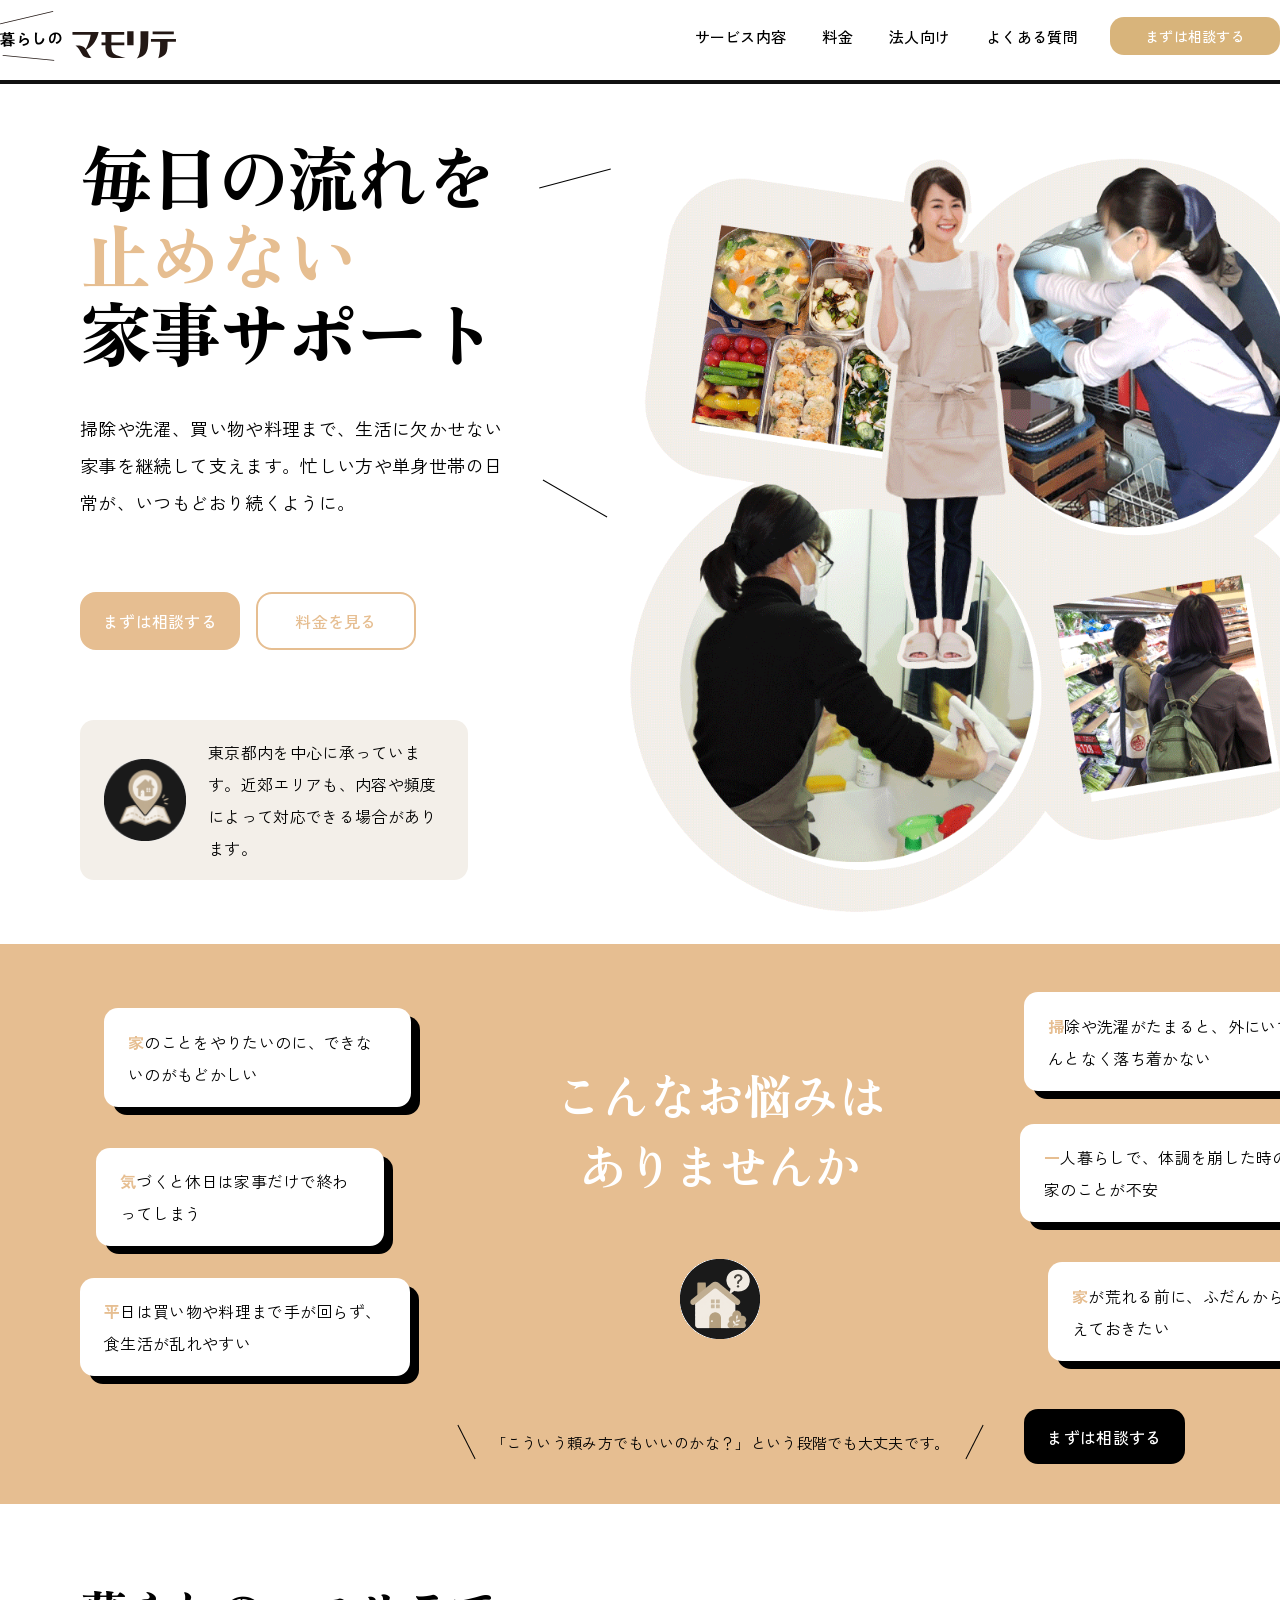
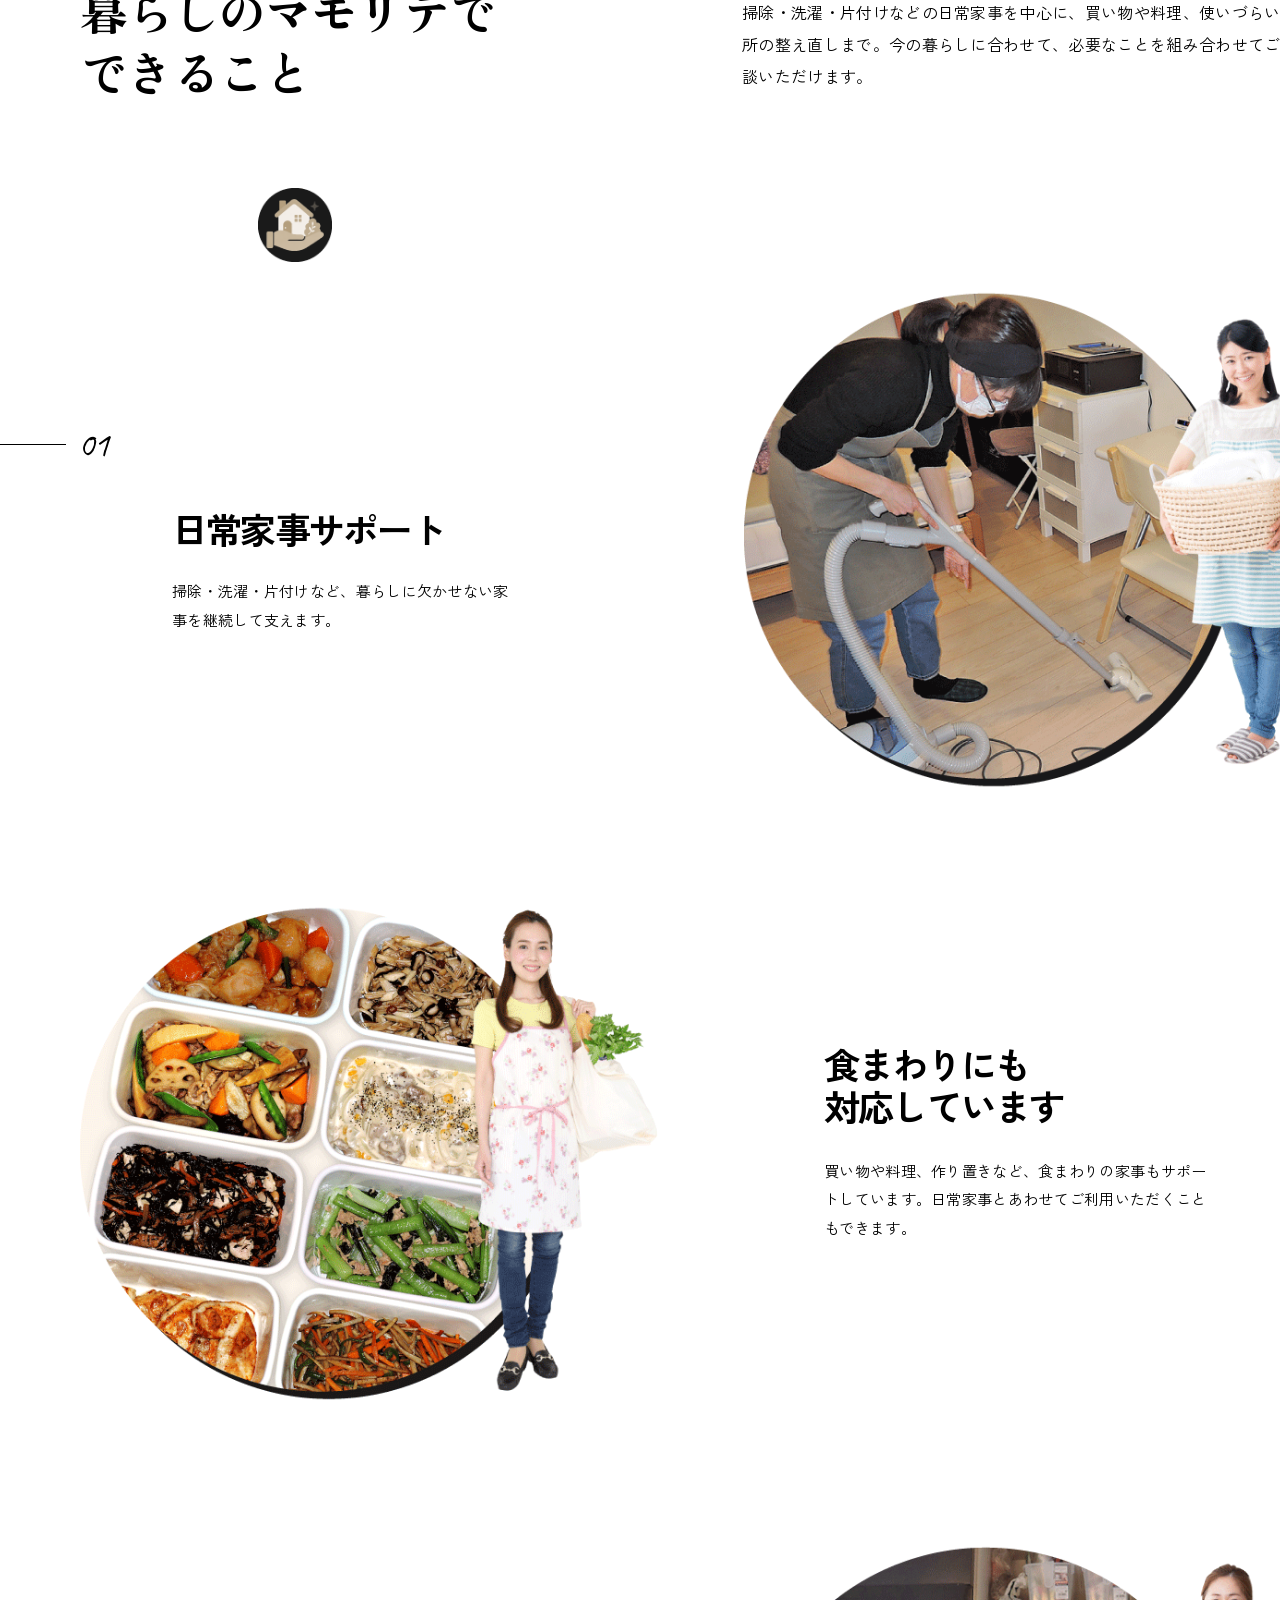
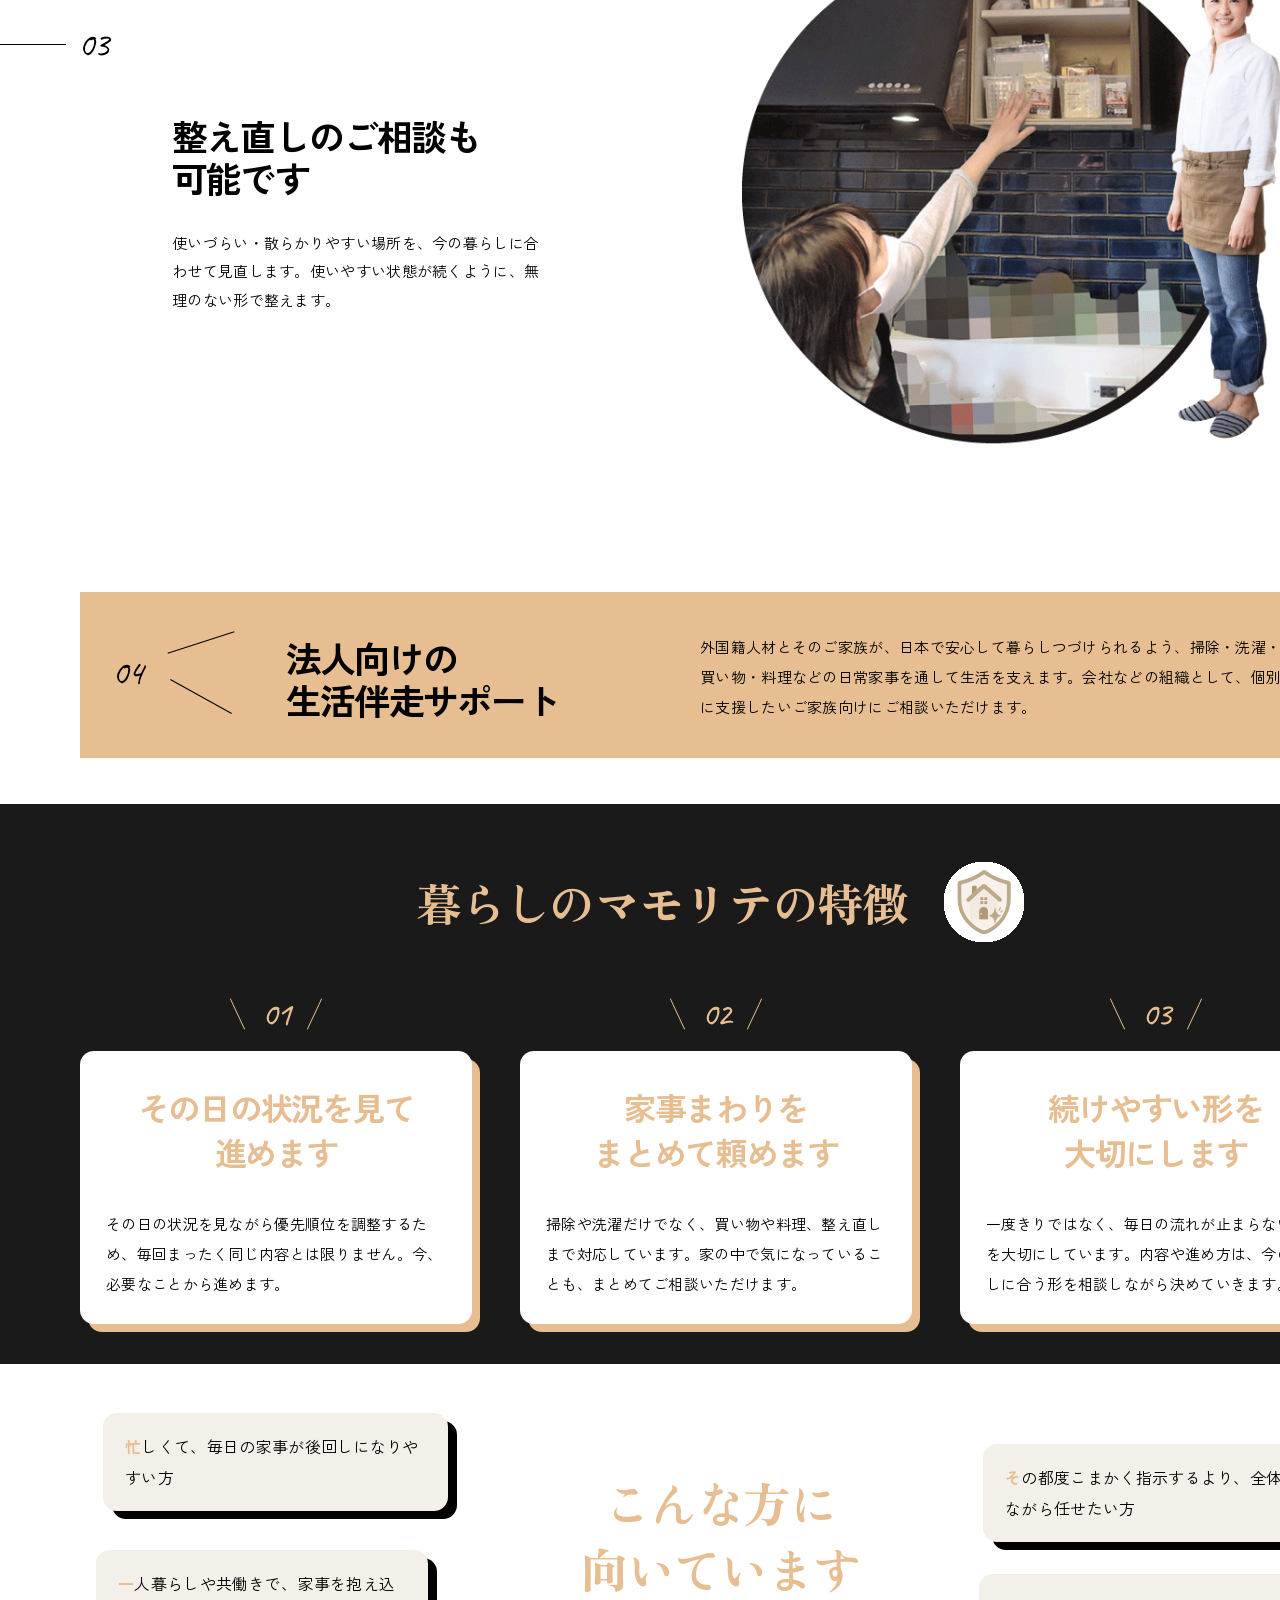
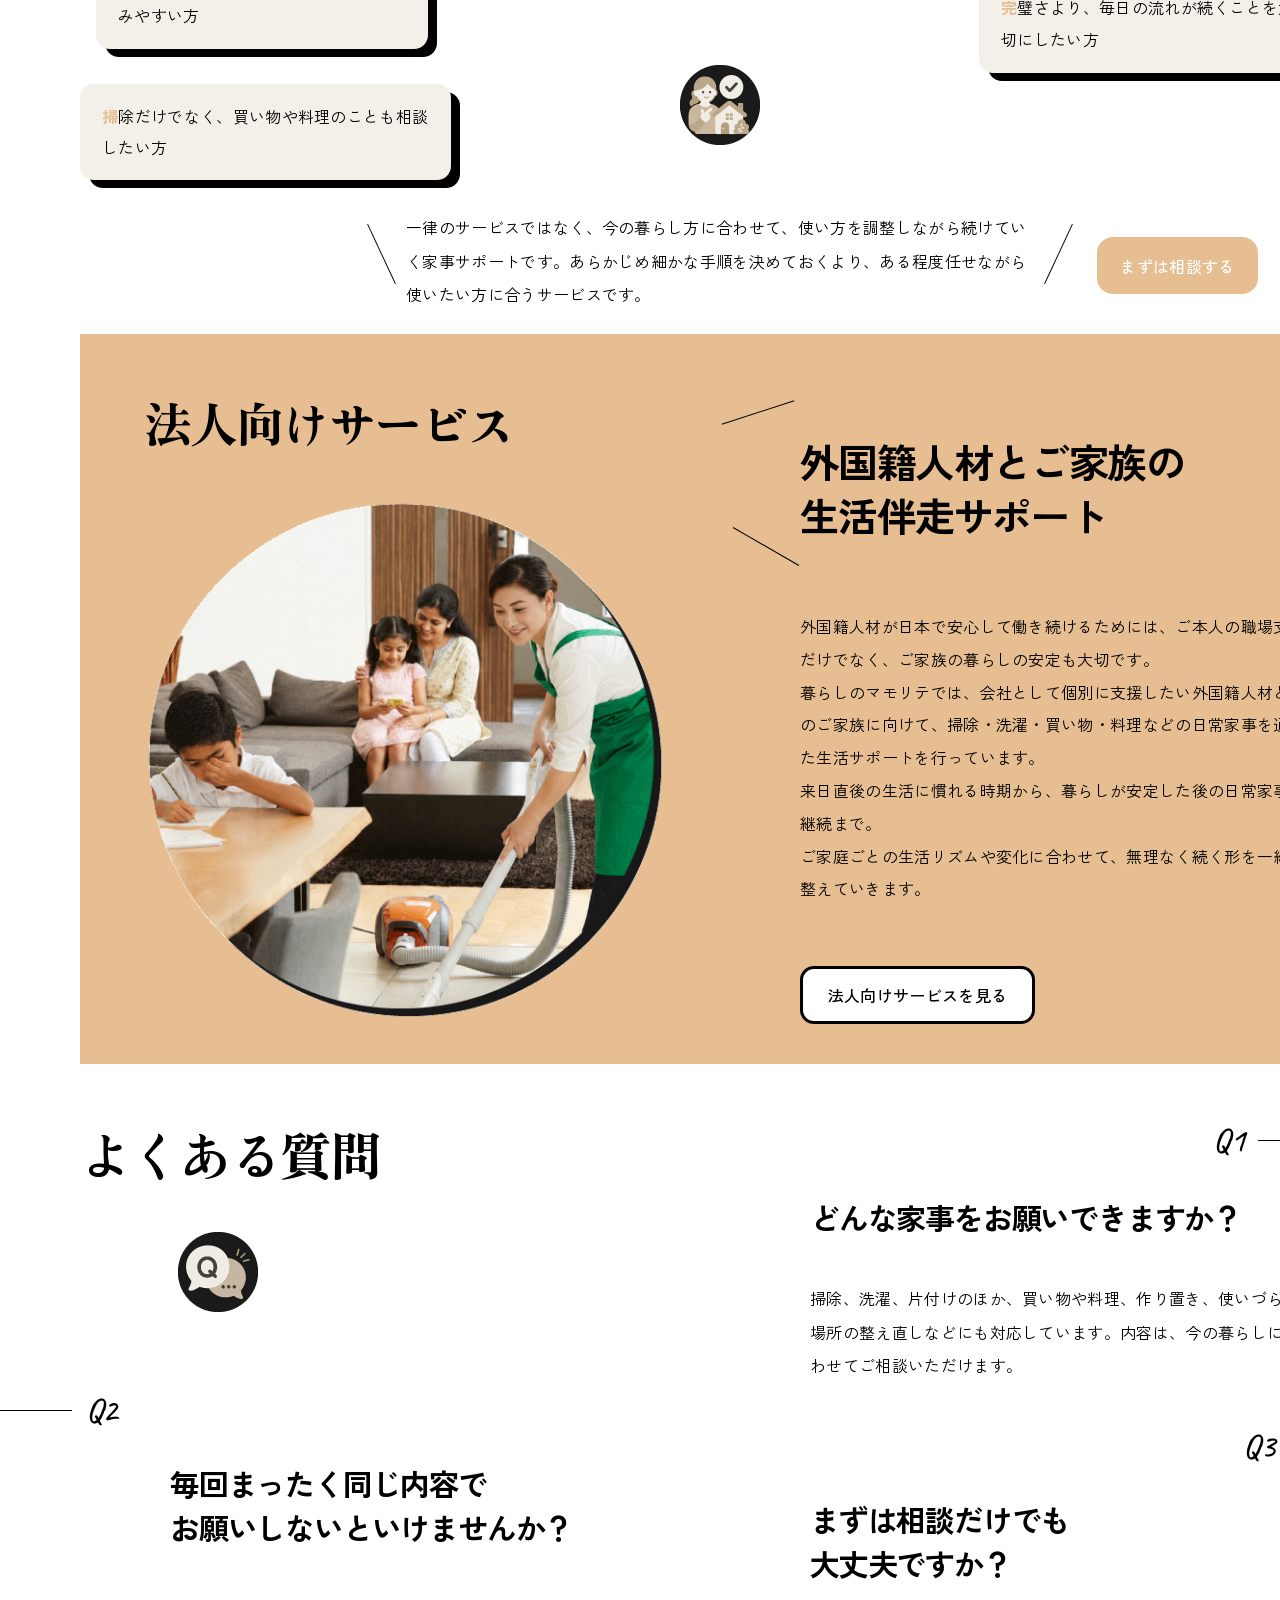
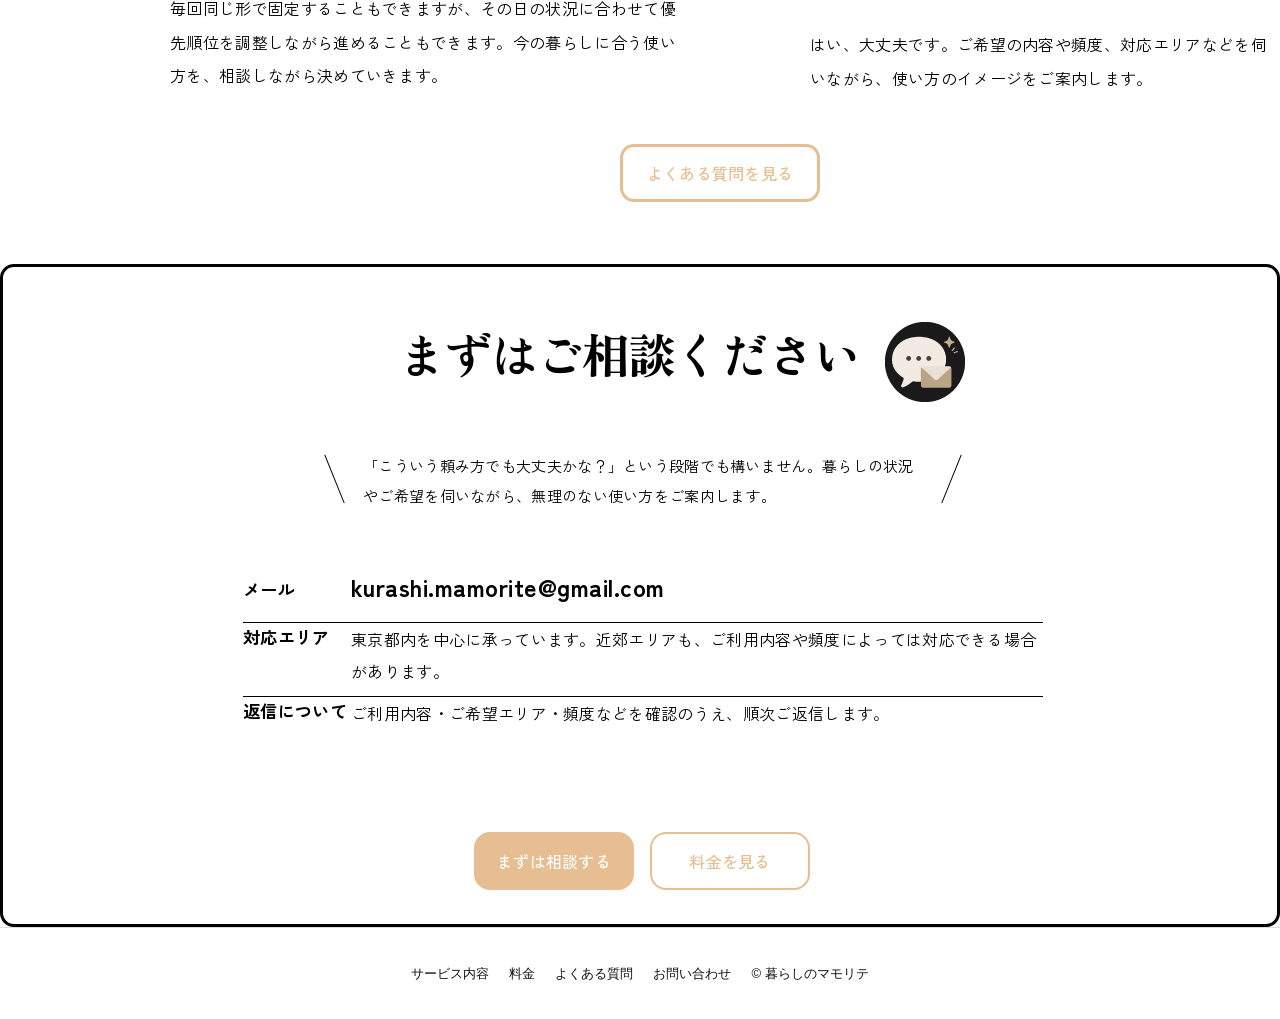
<file: index.html>
<!DOCTYPE html>
<html lang="ja">
<head>
  <meta charset="UTF-8" />
  <meta name="viewport" content="width=device-width, initial-scale=1.0" />
  <meta name="theme-color" content="#ffffff" />
  <title>暮らしのマモリテ｜毎日の流れを止めない家事サポート</title>
  <meta name="description" content="掃除や洗濯、買い物や料理まで、生活に欠かせない家事を継続して支えます。忙しい方や単身世帯の日常が、いつもどおり続くように。毎日の流れを止めない家事サポートです。" />
  <link rel="preconnect" href="https://fonts.googleapis.com">
  <link rel="preconnect" href="https://fonts.gstatic.com" crossorigin>
  <link href="https://fonts.googleapis.com/css2?family=Caveat:wght@400;500;600&family=Zen+Antique&family=Zen+Kaku+Gothic+New:wght@400;500;700&display=swap" rel="stylesheet">
  <link rel="stylesheet" href="style.css" />
</head>
<body>
  <header class="site-header">
    <div class="site-header__inner">
      <a class="site-header__logo" href="/" aria-label="暮らしのマモリテ トップへ">
        <img src="logo-mamorite.svg" alt="暮らしのマモリテ">
      </a>

      <nav class="site-header__nav" aria-label="グローバルナビゲーション">
        <a href="#service">サービス内容</a>
        <a href="#price">料金</a>
        <a href="#business">法人向け</a>
        <a href="#faq">よくある質問</a>
      </nav>

      <a class="site-header__cta" href="#contact">まずは相談する</a>
    </div>
  </header>

  <main id="top">
    <section class="hero-section" id="hero">
      <div class="hero-stage">
        <div class="hero-copy">
          <h1 class="hero-title">
            <span class="hero-title-line">毎日の流れを</span>
            <span class="hero-title-line hero-title-accent">止めない</span>
            <span class="hero-title-line">家事サポート</span>
          </h1>

          <span class="hero-deco hero-deco-top" aria-hidden="true"></span>

          <p class="hero-text">
            掃除や洗濯、買い物や料理まで、生活に欠かせない家事を継続して支えます。忙しい方や単身世帯の日常が、いつもどおり続くように。
          </p>

          <span class="hero-deco hero-deco-bottom" aria-hidden="true"></span>

          <div class="hero-actions">
            <a class="hero-btn hero-btn-primary" href="#contact">まずは相談する</a>
            <a class="hero-btn hero-btn-secondary" href="#price">料金を見る</a>
          </div>

          <div class="hero-area-box">
            <img class="hero-area-icon" src="icon-area.png" alt="" aria-hidden="true">
            <p class="hero-area-text">
              東京都内を中心に承っています。近郊エリアも、内容や頻度によって対応できる場合があります。
            </p>
          </div>
        </div>

        <div class="hero-visual">
          <img src="hero-collage-desktop.png" alt="掃除・料理・買い物など暮らしを支える家事サポートのイメージ">
        </div>
      </div>
    </section>

    <section class="onayami-section" id="onayami">
      <div class="onayami-stage">
        <h2 class="onayami-title">
          <span>こんなお悩みは</span>
          <span>ありませんか</span>
        </h2>

        <img class="onayami-icon" src="icon-onayami.png" alt="" aria-hidden="true">

        <div class="onayami-card onayami-card-01">
          <p><span>家</span>のことをやりたいのに、できないのがもどかしい</p>
        </div>

        <div class="onayami-card onayami-card-02">
          <p><span>気</span>づくと休日は家事だけで終わってしまう</p>
        </div>

        <div class="onayami-card onayami-card-03">
          <p><span>平</span>日は買い物や料理まで手が回らず、食生活が乱れやすい</p>
        </div>

        <div class="onayami-card onayami-card-04">
          <p><span>掃</span>除や洗濯がたまると、外にいてもなんとなく落ち着かない</p>
        </div>

        <div class="onayami-card onayami-card-05">
          <p><span>一</span>人暮らしで、体調を崩した時の家のことが不安</p>
        </div>

        <div class="onayami-card onayami-card-06">
          <p><span>家</span>が荒れる前に、ふだんから整えておきたい</p>
        </div>

        <div class="onayami-bottom-copy">
          <span class="onayami-slash onayami-slash-left" aria-hidden="true"></span>
          <p>「こういう頼み方でもいいのかな？」という段階でも大丈夫です。</p>
          <span class="onayami-slash onayami-slash-right" aria-hidden="true"></span>
        </div>

        <a class="onayami-cta" href="#contact">まずは相談する</a>
      </div>
    </section>

    <section class="dekiru-section" id="service">
      <div class="dekiru-stage">
        <h2 class="dekiru-title">
          <span>暮らしのマモリテで</span>
          <span>できること</span>
        </h2>

        <p class="dekiru-intro-text">
          掃除・洗濯・片付けなどの日常家事を中心に、買い物や料理、使いづらい場所の整え直しまで。今の暮らしに合わせて、必要なことを組み合わせてご相談いただけます。
        </p>

        <img class="dekiru-icon" src="icon-dekiru.png" alt="" aria-hidden="true">

        <div class="dekiru-item dekiru-item-01">
          <span class="dekiru-line dekiru-line-01" aria-hidden="true"></span>
          <div class="dekiru-num">01</div>

          <div class="dekiru-copy dekiru-copy-01">
            <h3 class="dekiru-item-title dekiru-item-title-01">日常家事サポート</h3>
            <p class="dekiru-item-text">掃除・洗濯・片付けなど、暮らしに欠かせない家事を継続して支えます。</p>
          </div>

          <img class="dekiru-photo dekiru-photo-01" src="dekiru-kaji.png" alt="日常家事サポートのイメージ">
        </div>

        <div class="dekiru-item dekiru-item-02">
          <img class="dekiru-photo dekiru-photo-02" src="dekiru-shoku.png" alt="食まわりサポートのイメージ">

          <div class="dekiru-copy dekiru-copy-02">
            <h3 class="dekiru-item-title dekiru-item-title-02">
              <span>食まわりにも</span>
              <span>対応しています</span>
            </h3>
            <p class="dekiru-item-text">買い物や料理、作り置きなど、食まわりの家事もサポートしています。日常家事とあわせてご利用いただくこともできます。</p>
          </div>

          <div class="dekiru-num dekiru-num-02">02</div>
          <span class="dekiru-line dekiru-line-02" aria-hidden="true"></span>
        </div>

        <div class="dekiru-item dekiru-item-03">
          <span class="dekiru-line dekiru-line-03" aria-hidden="true"></span>
          <div class="dekiru-num dekiru-num-03">03</div>

          <div class="dekiru-copy dekiru-copy-03">
            <h3 class="dekiru-item-title dekiru-item-title-03">
              <span>整え直しのご相談も</span>
              <span>可能です</span>
            </h3>
            <p class="dekiru-item-text">使いづらい・散らかりやすい場所を、今の暮らしに合わせて見直します。使いやすい状態が続くように、無理のない形で整えます。</p>
          </div>

          <img class="dekiru-photo dekiru-photo-03" src="dekiru-totonoe.png" alt="整え直しサポートのイメージ">
        </div>

        <div class="dekiru-corporate">
          <div class="dekiru-corporate-num">04</div>
          <span class="dekiru-corporate-slash dekiru-corporate-slash-1" aria-hidden="true"></span>
          <span class="dekiru-corporate-slash dekiru-corporate-slash-2" aria-hidden="true"></span>

          <h3 class="dekiru-corporate-title">
            <span>法人向けの</span>
            <span>生活伴走サポート</span>
          </h3>

          <p class="dekiru-corporate-text">
            外国籍人材とそのご家族が、日本で安心して暮らしつづけられるよう、掃除・洗濯・買い物・料理などの日常家事を通して生活を支えます。会社などの組織として、個別に支援したいご家族向けにご相談いただけます。
          </p>
        </div>

      </div>
    </section>

    <section class="feature-section" id="feature">
      <div class="feature-stage">

        <div class="feature-heading">
          <h2 class="feature-title">暮らしのマモリテの特徴</h2>
          <img class="feature-icon" src="icon-tokucho.png" alt="" aria-hidden="true">
        </div>

        <div class="feature-card feature-card-01">
          <div class="feature-num-wrap">
            <span class="feature-slash feature-slash-left" aria-hidden="true"></span>
            <span class="feature-num">01</span>
            <span class="feature-slash feature-slash-right" aria-hidden="true"></span>
          </div>

          <h3 class="feature-card-title">
            <span>その日の状況を見て</span>
            <span>進めます</span>
          </h3>

          <p class="feature-card-text">
            その日の状況を見ながら優先順位を調整するため、毎回まったく同じ内容とは限りません。今、必要なことから進めます。
          </p>
        </div>

        <div class="feature-card feature-card-02">
          <div class="feature-num-wrap">
            <span class="feature-slash feature-slash-left" aria-hidden="true"></span>
            <span class="feature-num">02</span>
            <span class="feature-slash feature-slash-right" aria-hidden="true"></span>
          </div>

          <h3 class="feature-card-title">
            <span>家事まわりを</span>
            <span>まとめて頼めます</span>
          </h3>

          <p class="feature-card-text">
            掃除や洗濯だけでなく、買い物や料理、整え直しまで対応しています。家の中で気になっていることも、まとめてご相談いただけます。
          </p>
        </div>

        <div class="feature-card feature-card-03">
          <div class="feature-num-wrap">
            <span class="feature-slash feature-slash-left" aria-hidden="true"></span>
            <span class="feature-num">03</span>
            <span class="feature-slash feature-slash-right" aria-hidden="true"></span>
          </div>

          <h3 class="feature-card-title">
            <span>続けやすい形を</span>
            <span>大切にします</span>
          </h3>

          <p class="feature-card-text">
            一度きりではなく、毎日の流れが止まらないことを大切にしています。内容や進め方は、今の暮らしに合う形を相談しながら決めていきます。
          </p>
        </div>

      </div>
    </section>

    <section class="muiteiru-section" id="muiteiru">
      <div class="muiteiru-stage">
        <h2 class="muiteiru-title">
          <span>こんな方に</span>
          <span>向いています</span>
        </h2>

        <img class="muiteiru-icon" src="icon-muiteru.png" alt="" aria-hidden="true">

        <div class="muiteiru-card muiteiru-card-01">
          <p><span>忙</span>しくて、毎日の家事が後回しになりやすい方</p>
        </div>

        <div class="muiteiru-card muiteiru-card-02">
          <p><span>一</span>人暮らしや共働きで、家事を抱え込みやすい方</p>
        </div>

        <div class="muiteiru-card muiteiru-card-03">
          <p><span>掃</span>除だけでなく、買い物や料理のことも相談したい方</p>
        </div>

        <div class="muiteiru-card muiteiru-card-04">
          <p><span>そ</span>の都度こまかく指示するより、全体を見ながら任せたい方</p>
        </div>

        <div class="muiteiru-card muiteiru-card-05">
          <p><span>完</span>璧さより、毎日の流れが続くことを大切にしたい方</p>
        </div>

        <div class="muiteiru-bottom-copy">
          <span class="muiteiru-slash muiteiru-slash-left" aria-hidden="true"></span>
          <p>一律のサービスではなく、今の暮らし方に合わせて、使い方を調整しながら続けていく家事サポートです。あらかじめ細かな手順を決めておくより、ある程度任せながら使いたい方に合うサービスです。</p>
          <span class="muiteiru-slash muiteiru-slash-right" aria-hidden="true"></span>
        </div>

        <a class="muiteiru-cta" href="#contact">まずは相談する</a>
      </div>
    </section>

    <section class="houjin-section" id="business">
      <div class="houjin-stage">

        <h2 class="houjin-label">法人向けサービス</h2>

        <span class="houjin-deco houjin-deco-top" aria-hidden="true"></span>
        <span class="houjin-deco houjin-deco-bottom" aria-hidden="true"></span>

        <div class="houjin-visual">
          <img src="houjin.png" alt="外国籍人材とご家族の生活伴走サポートのイメージ">
        </div>

        <div class="houjin-copy">
          <h3 class="houjin-title">
            <span>外国籍人材とご家族の</span>
            <span>生活伴走サポート</span>
          </h3>

          <p class="houjin-text">
            外国籍人材が日本で安心して働き続けるためには、ご本人の職場支援だけでなく、ご家族の暮らしの安定も大切です。<br>
            暮らしのマモリテでは、会社として個別に支援したい外国籍人材とそのご家族に向けて、掃除・洗濯・買い物・料理などの日常家事を通じた生活サポートを行っています。<br>
            来日直後の生活に慣れる時期から、暮らしが安定した後の日常家事の継続まで。<br>
            ご家庭ごとの生活リズムや変化に合わせて、無理なく続く形を一緒に整えていきます。
          </p>

          <a class="houjin-cta" href="#business">法人向けサービスを見る</a>
        </div>

      </div>
    </section>

    <section class="faq-section" id="faq">
      <div class="faq-stage">

        <h2 class="faq-title">よくある質問</h2>

        <img class="faq-icon" src="icon-qa.png" alt="" aria-hidden="true">

        <article class="faq-item faq-item-01">
          <div class="faq-num-wrap faq-num-wrap-01">
            <span class="faq-num">Q1</span>
            <span class="faq-line faq-line-01" aria-hidden="true"></span>
          </div>

          <h3 class="faq-question faq-question-01">どんな家事をお願いできますか？</h3>

          <p class="faq-answer">
            掃除、洗濯、片付けのほか、買い物や料理、作り置き、使いづらい場所の整え直しなどにも対応しています。内容は、今の暮らしに合わせてご相談いただけます。
          </p>
        </article>

        <article class="faq-item faq-item-02">
          <div class="faq-num-wrap faq-num-wrap-02">
            <span class="faq-line faq-line-02" aria-hidden="true"></span>
            <span class="faq-num">Q2</span>
          </div>

          <h3 class="faq-question faq-question-02">
            <span>毎回まったく同じ内容で</span>
            <span>お願いしないといけませんか？</span>
          </h3>

          <p class="faq-answer">
            毎回同じ形で固定することもできますが、その日の状況に合わせて優先順位を調整しながら進めることもできます。今の暮らしに合う使い方を、相談しながら決めていきます。
          </p>
        </article>

        <article class="faq-item faq-item-03">
          <div class="faq-num-wrap faq-num-wrap-03">
            <span class="faq-num">Q3</span>
            <span class="faq-line faq-line-03" aria-hidden="true"></span>
          </div>

          <h3 class="faq-question faq-question-03">
            <span>まずは相談だけでも</span>
            <span>大丈夫ですか？</span>
          </h3>

          <p class="faq-answer">
            はい、大丈夫です。ご希望の内容や頻度、対応エリアなどを伺いながら、使い方のイメージをご案内します。
          </p>
        </article>

        <a class="faq-cta" href="faq.html">よくある質問を見る</a>

      </div>
    </section>

    <section class="contact-section" id="contact">
      <div class="contact-stage">
        <h2 class="contact-title">まずはご相談ください</h2>

        <img class="contact-icon" src="icon-soudan.png" alt="" aria-hidden="true">

        <div class="contact-lead">
          <span class="contact-slash contact-slash-left" aria-hidden="true"></span>
          <p>「こういう頼み方でも大丈夫かな？」という段階でも構いません。暮らしの状況やご希望を伺いながら、無理のない使い方をご案内します。</p>
          <span class="contact-slash contact-slash-right" aria-hidden="true"></span>
        </div>

        <div class="contact-info">
          <div class="contact-info-row contact-info-row-mail">
            <div class="contact-info-label">メール</div>
            <div class="contact-info-body contact-mail">kurashi.mamorite@gmail.com</div>
          </div>

          <div class="contact-info-row contact-info-row-area">
            <div class="contact-info-label">対応エリア</div>
            <div class="contact-info-body">
              東京都内を中心に承っています。近郊エリアも、ご利用内容や頻度によっては対応できる場合があります。
            </div>
          </div>

          <div class="contact-info-row contact-info-row-reply">
            <div class="contact-info-label">返信について</div>
            <div class="contact-info-body">
              ご利用内容・ご希望エリア・頻度などを確認のうえ、順次ご返信します。
            </div>
          </div>
        </div>

        <div class="contact-actions">
          <a class="contact-btn contact-btn-primary" href="#contact">まずは相談する</a>
          <a class="contact-btn contact-btn-secondary" href="price.html">料金を見る</a>
        </div>
      </div>
    </section>
  </main>

  <footer class="footer"><div class="container footer-inner"><a href="#service">サービス内容</a><a href="price.html">料金</a><a href="faq.html">よくある質問</a><a href="#contact">お問い合わせ</a><span>© 暮らしのマモリテ</span></div></footer>
</body>
</html>
</file>
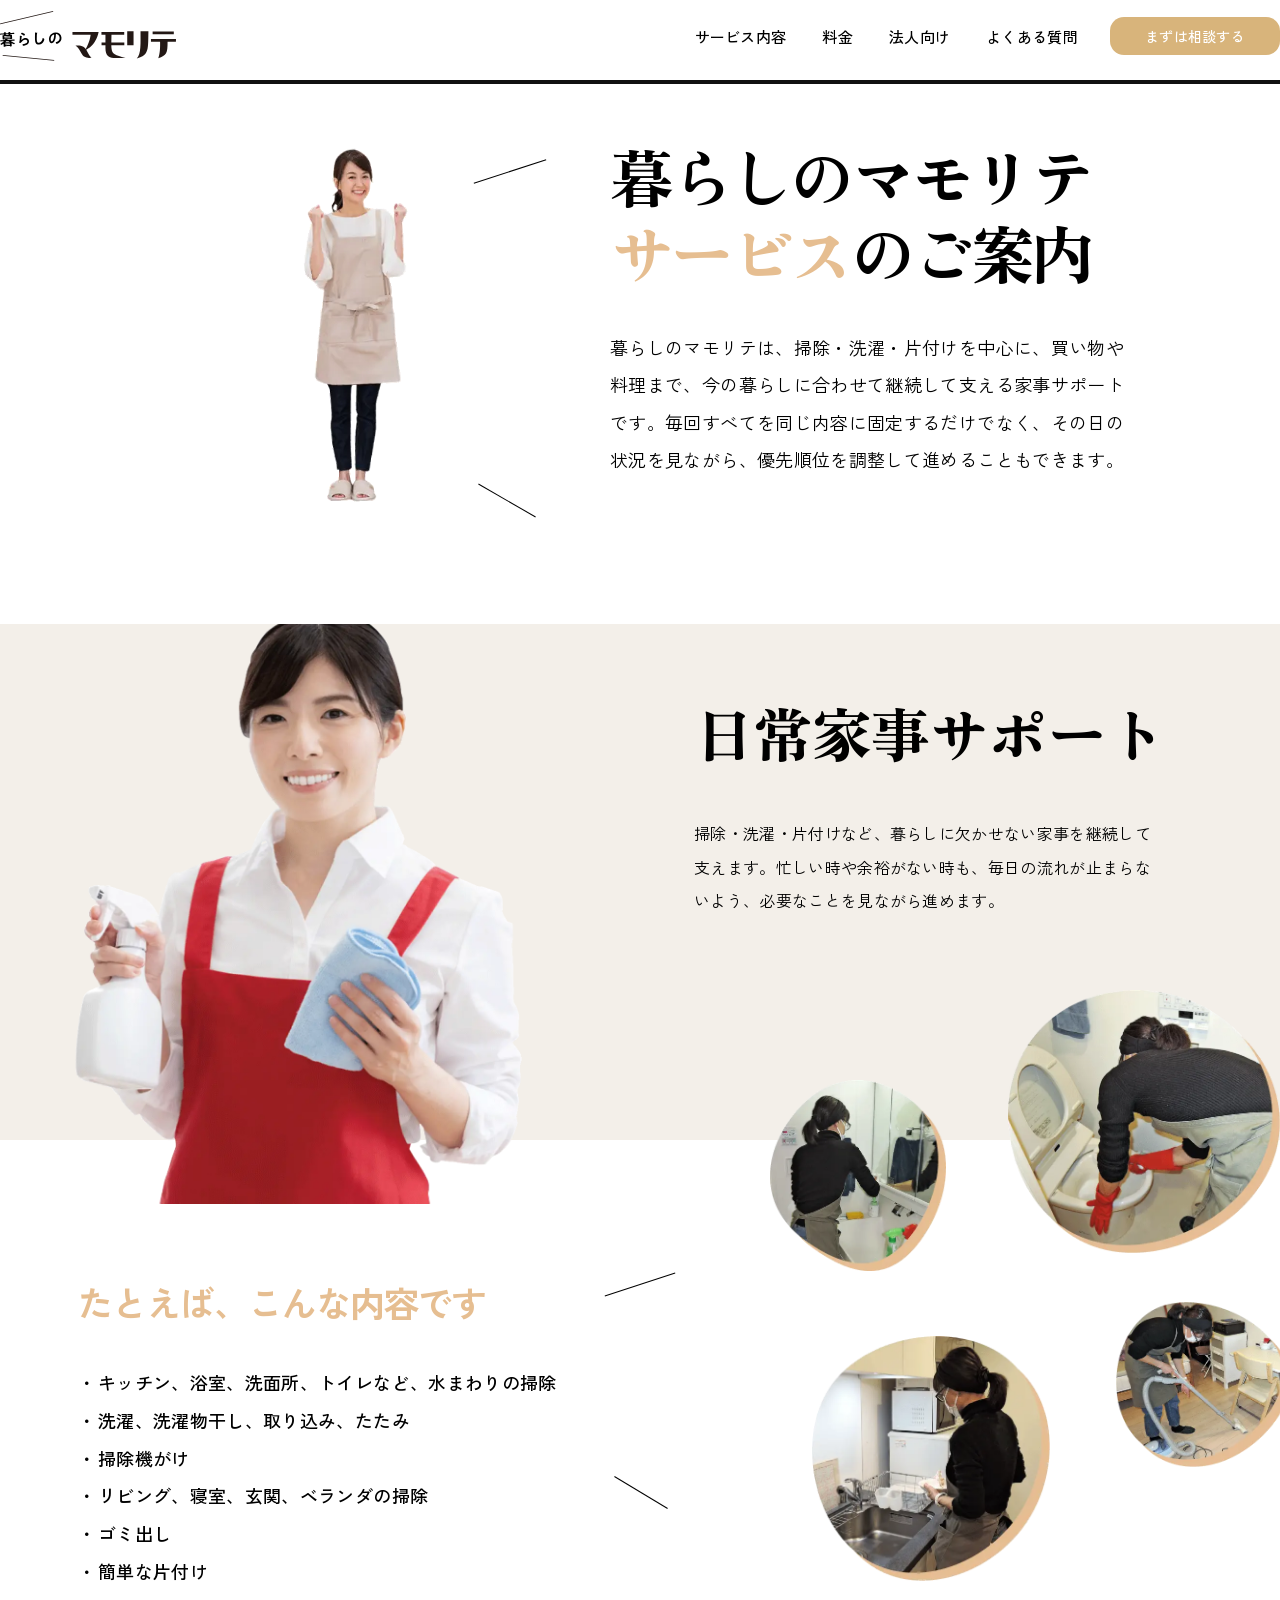
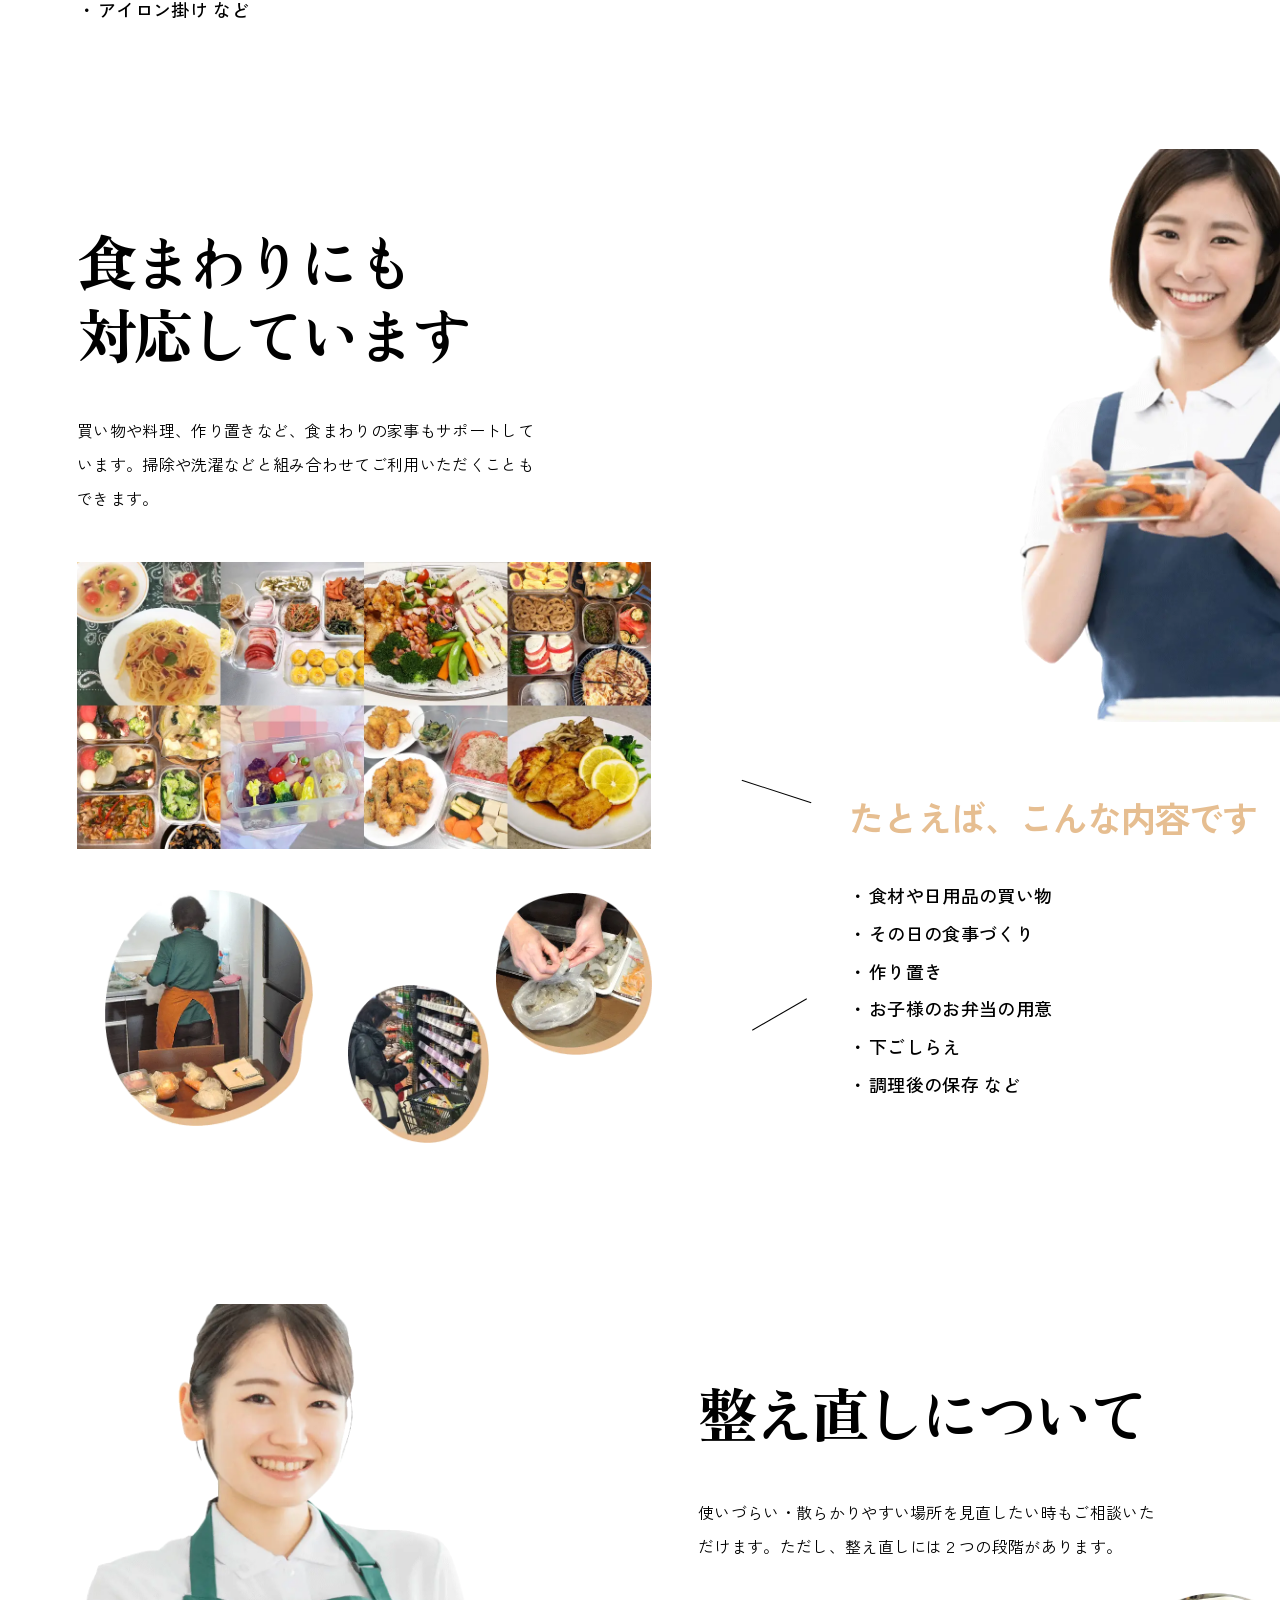
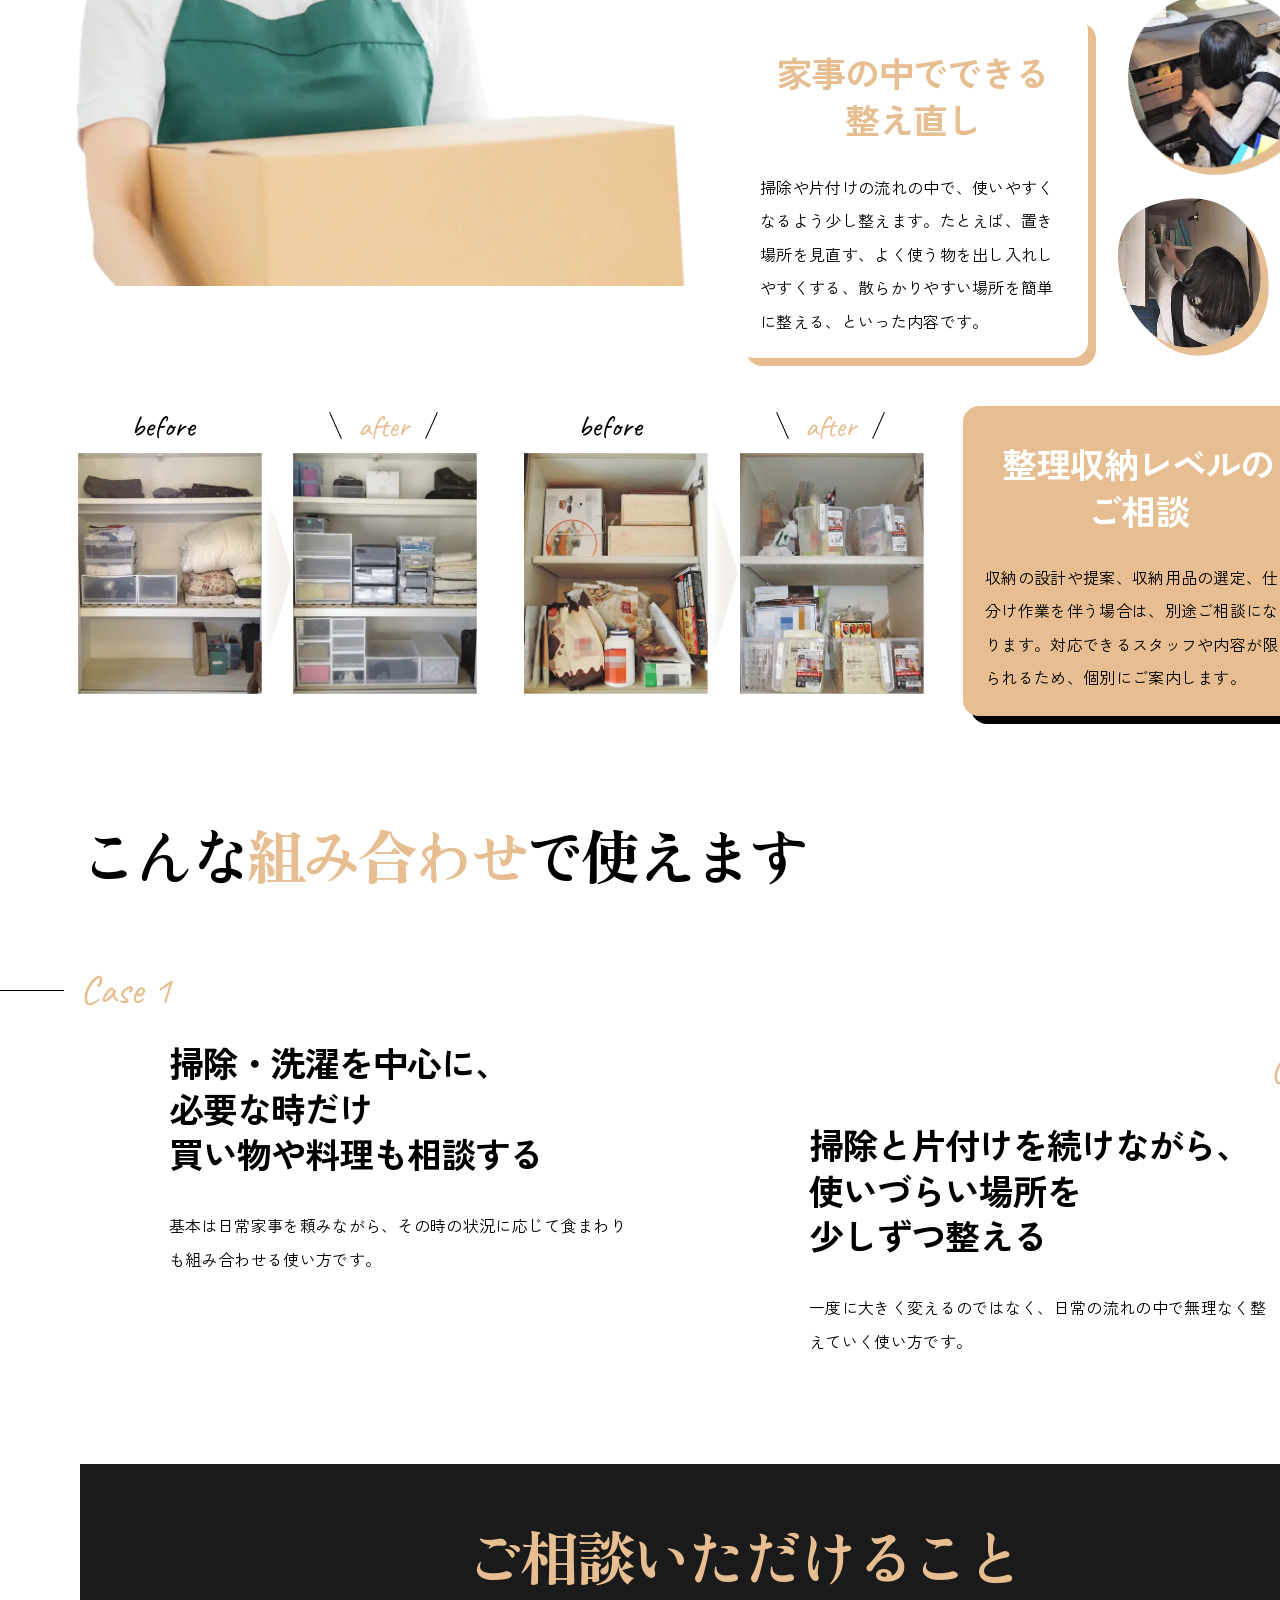
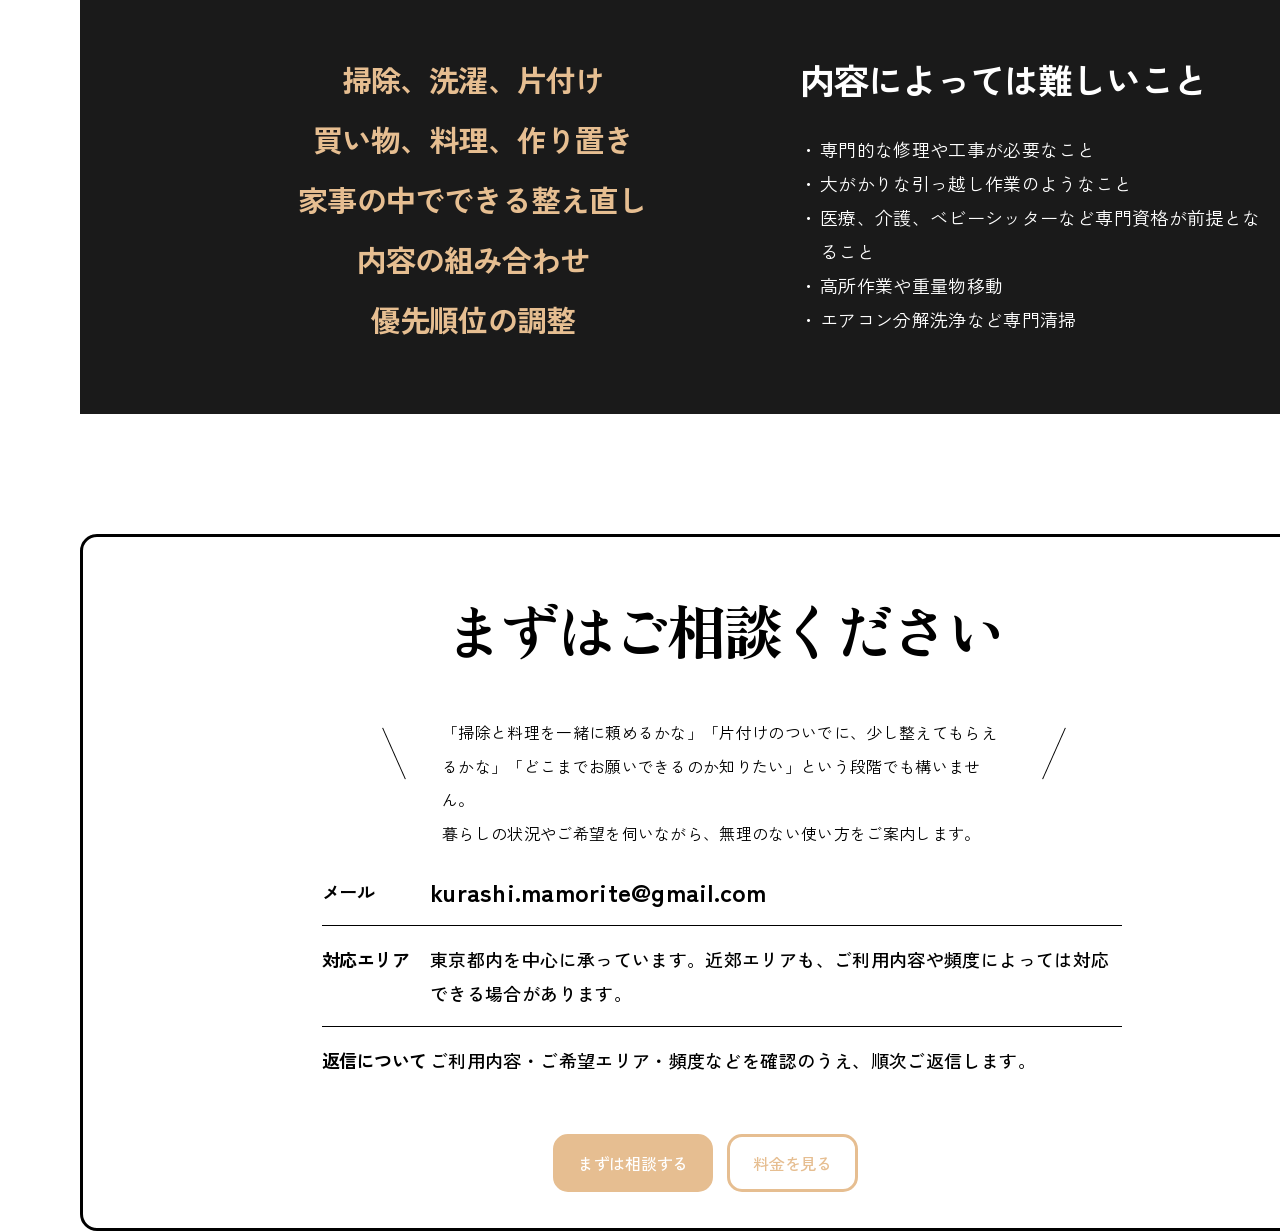
<file: service.html>
<!DOCTYPE html>
<html lang="ja">
<head>
  <meta charset="UTF-8" />
  <meta name="viewport" content="width=device-width, initial-scale=1.0" />
  <meta name="theme-color" content="#ffffff" />
  <title>サービス内容｜暮らしのマモリテ</title>
  <link rel="preconnect" href="https://fonts.googleapis.com">
  <link rel="preconnect" href="https://fonts.gstatic.com" crossorigin>
  <link href="https://fonts.googleapis.com/css2?family=Caveat:wght@400;500;600&family=Zen+Antique&family=Zen+Kaku+Gothic+New:wght@400;500;700&display=swap" rel="stylesheet">
  <link rel="stylesheet" href="style.css" />
</head>
<body>
  <header class="site-header">
    <div class="site-header__inner">
      <a class="site-header__logo" href="/" aria-label="暮らしのマモリテ トップへ">
        <img src="logo-mamorite.svg" alt="暮らしのマモリテ">
      </a>

      <nav class="site-header__nav" aria-label="グローバルナビゲーション">
        <a href="/#service">サービス内容</a>
        <!-- トップページ側で料金のリンク先は #price ですが、対応する id は未確定です。 -->
        <a href="/#price">料金</a>
        <a href="/#business">法人向け</a>
        <a href="/#faq">よくある質問</a>
      </nav>

      <a class="site-header__cta" href="/#contact">まずは相談する</a>
    </div>
  </header>

  <section class="service-page-hero-section" aria-labelledby="service-page-hero-title">
    <div class="service-page-hero-stage">

      <img
        class="service-page-hero-staff"
        src="assets/images/service/service-hero-staff.webp"
        alt=""
        aria-hidden="true"
      >

      <span
        class="service-page-hero-deco service-page-hero-deco-top"
        aria-hidden="true"
      ></span>

      <div class="service-page-hero-copy">
        <h1 class="service-page-hero-title" id="service-page-hero-title">
          <span>暮らしのマモリテ</span>
          <span>
            <em>サービス</em><b>のご案内</b>
          </span>
        </h1>

        <p class="service-page-hero-text">
          暮らしのマモリテは、掃除・洗濯・片付けを中心に、買い物や料理まで、今の暮らしに合わせて継続して支える家事サポートです。毎回すべてを同じ内容に固定するだけでなく、その日の状況を見ながら、優先順位を調整して進めることもできます。
        </p>
      </div>

      <span
        class="service-page-hero-deco service-page-hero-deco-bottom"
        aria-hidden="true"
      ></span>

    </div>
  </section>

  <main>
    <section class="service-daily-section" aria-labelledby="service-daily-title">
      <div class="service-daily-stage">

        <div class="service-daily-staff-wrap">
          <img
            class="service-daily-staff"
            src="assets/images/service/service-daily-staff.webp"
            alt=""
            aria-hidden="true"
          >
        </div>

        <div class="service-daily-copy">
          <h2 class="service-daily-title" id="service-daily-title">
            日常家事サポート
          </h2>

          <p class="service-daily-text">
            掃除・洗濯・片付けなど、暮らしに欠かせない家事を継続して<br>
            支えます。忙しい時や余裕がない時も、毎日の流れが止まらな<br>
            いよう、必要なことを見ながら進めます。
          </p>
        </div>

        <figure class="service-daily-shot service-daily-shot-wash">
          <img
            src="assets/images/service/service-daily-sub-wash.webp"
            alt=""
            aria-hidden="true"
          >
        </figure>

        <figure class="service-daily-shot service-daily-shot-toilet">
          <img
            src="assets/images/service/service-daily-sub-toilet.webp"
            alt=""
            aria-hidden="true"
          >
        </figure>

        <div class="service-daily-list-area">
          <h3 class="service-daily-subtitle">
            たとえば、こんな内容です
          </h3>

          <ul class="service-daily-list">
            <li>キッチン、浴室、洗面所、トイレなど、水まわりの掃除</li>
            <li>洗濯、洗濯物干し、取り込み、たたみ</li>
            <li>掃除機がけ</li>
            <li>リビング、寝室、玄関、ベランダの掃除</li>
            <li>ゴミ出し</li>
            <li>簡単な片付け</li>
            <li>アイロン掛け など</li>
          </ul>
        </div>

        <span
          class="service-daily-deco service-daily-deco-upper"
          aria-hidden="true"
        ></span>

        <span
          class="service-daily-deco service-daily-deco-lower"
          aria-hidden="true"
        ></span>

        <figure class="service-daily-shot service-daily-shot-kitchen">
          <img
            src="assets/images/service/service-daily-sub-kitchen.webp"
            alt=""
            aria-hidden="true"
          >
        </figure>

        <figure class="service-daily-shot service-daily-shot-cleaner">
          <img
            src="assets/images/service/service-daily-sub-cleaner.webp"
            alt=""
            aria-hidden="true"
          >
        </figure>

      </div>
    </section>

    <section class="service-food-section" aria-labelledby="service-food-title">
      <div class="service-food-stage">

        <div class="service-food-copy">
          <h2 class="service-food-title" id="service-food-title">
            <span>食まわりにも</span>
            <span>対応しています</span>
          </h2>

          <p class="service-food-text">
            買い物や料理、作り置きなど、食まわりの家事もサポートして<br>
            います。掃除や洗濯などと組み合わせてご利用いただくことも<br>
            できます。
          </p>
        </div>

        <div class="service-food-staff-wrap">
          <img
            class="service-food-staff"
            src="assets/images/service/service-food-staff.webp"
            alt=""
            aria-hidden="true"
          >
        </div>

        <img
          class="service-food-collage"
          src="assets/images/service/service-food-collage.webp"
          alt=""
          aria-hidden="true"
        >

        <img
          class="service-food-sub service-food-sub-kitchen"
          src="assets/images/service/service-food-sub-kitchen.webp"
          alt=""
          aria-hidden="true"
        >

        <img
          class="service-food-sub service-food-sub-shopping"
          src="assets/images/service/service-food-sub-shopping.webp"
          alt=""
          aria-hidden="true"
        >

        <img
          class="service-food-sub service-food-sub-cooking"
          src="assets/images/service/service-food-sub-cooking.webp"
          alt=""
          aria-hidden="true"
        >

        <span
          class="service-food-deco service-food-deco-upper"
          aria-hidden="true"
        ></span>

        <span
          class="service-food-deco service-food-deco-lower"
          aria-hidden="true"
        ></span>

        <div class="service-food-list-area">
          <h3 class="service-food-subtitle">
            たとえば、こんな内容です
          </h3>

          <ul class="service-food-list">
            <li>食材や日用品の買い物</li>
            <li>その日の食事づくり</li>
            <li>作り置き</li>
            <li>お子様のお弁当の用意</li>
            <li>下ごしらえ</li>
            <li>調理後の保存 など</li>
          </ul>
        </div>

      </div>
    </section>

    <section class="service-totonoe-section" aria-labelledby="service-totonoe-title">
      <div class="service-totonoe-stage">

        <div class="service-totonoe-copy">
          <h2 class="service-totonoe-title" id="service-totonoe-title">
            整え直しについて
          </h2>

          <p class="service-totonoe-lead">
            使いづらい・散らかりやすい場所を見直したい時もご相談いた<br>
            だけます。ただし、整え直しには２つの段階があります。
          </p>
        </div>

        <div class="service-totonoe-staff-wrap">
          <img
            class="service-totonoe-staff"
            src="assets/images/service/service-totonoe-staff.webp"
            alt=""
            aria-hidden="true"
          >
        </div>

        <article class="service-totonoe-card service-totonoe-card-light">
          <h3 class="service-totonoe-card-title">
            <span>家事の中でできる</span>
            <span>整え直し</span>
          </h3>

          <p class="service-totonoe-card-text">
            掃除や片付けの流れの中で、使いやすく<br>
            なるよう少し整えます。たとえば、置き<br>
            場所を見直す、よく使う物を出し入れし<br>
            やすくする、散らかりやすい場所を簡単<br>
            に整える、といった内容です。
          </p>
        </article>

        <img
          class="service-totonoe-sub service-totonoe-sub-sink"
          src="assets/images/service/service-totonoe-sub-sink.webp"
          alt=""
          aria-hidden="true"
        >

        <img
          class="service-totonoe-sub service-totonoe-sub-cabinet"
          src="assets/images/service/service-totonoe-sub-cabinet.webp"
          alt=""
          aria-hidden="true"
        >

        <div class="service-totonoe-before-after service-totonoe-before-after-closet">
          <span class="service-totonoe-label service-totonoe-label-before">before</span>

          <img
            class="service-totonoe-photo service-totonoe-before-closet"
            src="assets/images/service/service-totonoe-before-closet.webp"
            alt=""
            aria-hidden="true"
          >

          <img
            class="service-totonoe-between-arrow service-totonoe-between-arrow-closet"
            src="assets/images/service/service-totonoe-arrow.webp"
            alt=""
            aria-hidden="true"
          >

          <span class="service-totonoe-label service-totonoe-label-after">after</span>

          <img
            class="service-totonoe-photo service-totonoe-after-closet"
            src="assets/images/service/service-totonoe-after-closet.webp"
            alt=""
            aria-hidden="true"
          >
        </div>

        <div class="service-totonoe-before-after service-totonoe-before-after-cabinet">
          <span class="service-totonoe-label service-totonoe-label-before">before</span>

          <img
            class="service-totonoe-photo service-totonoe-before-cabinet"
            src="assets/images/service/service-totonoe-before-cabinet.webp"
            alt=""
            aria-hidden="true"
          >

          <img
            class="service-totonoe-between-arrow service-totonoe-between-arrow-cabinet"
            src="assets/images/service/service-totonoe-arrow.webp"
            alt=""
            aria-hidden="true"
          >

          <span class="service-totonoe-label service-totonoe-label-after">after</span>

          <img
            class="service-totonoe-photo service-totonoe-after-cabinet"
            src="assets/images/service/service-totonoe-after-cabinet.webp"
            alt=""
            aria-hidden="true"
          >
        </div>

        <article class="service-totonoe-card service-totonoe-card-consultation">
          <h3 class="service-totonoe-card-title">
            <span>整理収納レベルの</span>
            <span>ご相談</span>
          </h3>

          <p class="service-totonoe-card-text">
            収納の設計や提案、収納用品の選定、仕<br>
            分け作業を伴う場合は、別途ご相談にな<br>
            ります。対応できるスタッフや内容が限<br>
            られるため、個別にご案内します。
          </p>
        </article>

      </div>
    </section>

    <section
      class="service-combination-section"
      aria-labelledby="service-combination-title"
    >
      <div class="service-combination-stage">

        <h2
          class="service-combination-title"
          id="service-combination-title"
        >
          こんな<span>組み合わせ</span>で使えます
        </h2>

        <article class="service-combination-case service-combination-case-01">
          <div class="service-combination-case-label-wrap">
            <span
              class="service-combination-line service-combination-line-left"
              aria-hidden="true"
            ></span>

            <p class="service-combination-case-label">Case 1</p>
          </div>

          <h3 class="service-combination-case-title">
            掃除・洗濯を中心に、<br>
            必要な時だけ<br>
            買い物や料理も相談する
          </h3>

          <p class="service-combination-case-text">
            基本は日常家事を頼みながら、その時の状況に応じて食まわり<br>
            も組み合わせる使い方です。
          </p>
        </article>

        <article class="service-combination-case service-combination-case-02">
          <div class="service-combination-case-label-wrap">
            <p class="service-combination-case-label">Case 2</p>

            <span
              class="service-combination-line service-combination-line-right"
              aria-hidden="true"
            ></span>
          </div>

          <h3 class="service-combination-case-title">
            掃除と片付けを続けながら、<br>
            使いづらい場所を<br>
            少しずつ整える
          </h3>

          <p class="service-combination-case-text">
            一度に大きく変えるのではなく、日常の流れの中で無理なく整<br>
            えていく使い方です。
          </p>
        </article>

      </div>
    </section>

    <section
      class="service-consultable-section"
      aria-labelledby="service-consultable-title"
    >
      <div class="service-consultable-stage">

        <h2
          class="service-consultable-title"
          id="service-consultable-title"
        >
          ご相談いただけること
        </h2>

        <ul class="service-consultable-can-list">
          <li>掃除、洗濯、片付け</li>
          <li>買い物、料理、作り置き</li>
          <li>家事の中でできる整え直し</li>
          <li>内容の組み合わせ</li>
          <li>優先順位の調整</li>
        </ul>

        <div class="service-consultable-difficult">
          <h3 class="service-consultable-difficult-title">
            内容によっては難しいこと
          </h3>

          <ul class="service-consultable-difficult-list">
            <li>専門的な修理や工事が必要なこと</li>
            <li>大がかりな引っ越し作業のようなこと</li>
            <li>医療、介護、ベビーシッターなど専門資格が前提とな<br>ること</li>
            <li>高所作業や重量物移動</li>
            <li>エアコン分解洗浄など専門清掃</li>
          </ul>
        </div>

      </div>
    </section>

    <section
      class="service-contact-section"
      aria-labelledby="service-contact-title"
    >
      <div class="service-contact-stage">

        <div class="service-contact-panel">

          <h2
            class="service-contact-title"
            id="service-contact-title"
          >
            まずはご相談ください
          </h2>

          <div
            class="service-contact-slash service-contact-slash-left"
            aria-hidden="true"
          ></div>

          <p class="service-contact-lead">
            「掃除と料理を一緒に頼めるかな」「片付けのついでに、少し整えてもらえ<br>
            るかな」「どこまでお願いできるのか知りたい」という段階でも構いません。<br>
            暮らしの状況やご希望を伺いながら、無理のない使い方をご案内します。
          </p>

          <div
            class="service-contact-slash service-contact-slash-right"
            aria-hidden="true"
          ></div>

          <div class="service-contact-info">

            <div class="service-contact-row service-contact-row-email">
              <p class="service-contact-label">メール</p>

              <a
                class="service-contact-email"
                href="mailto:kurashi.mamorite@gmail.com"
              >
                kurashi.mamorite@gmail.com
              </a>
            </div>

            <div class="service-contact-row service-contact-row-area">
              <p class="service-contact-label">対応エリア</p>

              <p class="service-contact-text">
                東京都内を中心に承っています。近郊エリアも、ご利用内容や頻度によっては対応<br>
                できる場合があります。
              </p>
            </div>

            <div class="service-contact-row service-contact-row-reply">
              <p class="service-contact-label">返信について</p>

              <p class="service-contact-text">
                ご利用内容・ご希望エリア・頻度などを確認のうえ、順次ご返信します。
              </p>
            </div>

          </div>

          <div class="service-contact-actions">
            <a
              class="service-contact-button service-contact-button-primary"
              href="/#contact"
            >
              まずは相談する
            </a>

            <a
              class="service-contact-button service-contact-button-secondary"
              href="/#price"
            >
              料金を見る
            </a>
          </div>

        </div>

      </div>
    </section>
  </main>
</body>
</html>
</file>
<file: style.css>
@import url('https://fonts.googleapis.com/css2?family=Zen+Antique&display=swap');

/* =========================================================
   Header + First View
   暮らしのマモリテ / PC版基準
========================================================= */

/* 共通 */
:root {
  --color-black: #111111;
  --color-bg: #f7f7f4;
  --color-beige: #d8b47b;
  --color-beige-soft: rgba(216, 180, 123, 0.12);
  --content-max: 1440px;
  --black: var(--color-black);
  --beige: #c3b091;
  --beige-deep: #b9a583;
  --white: #ffffff;
  --off: var(--color-bg);
  --line: #d9d2c6;
  --container: 1100px;
  --hero-container: var(--content-max);
}

html {
  scroll-behavior: smooth;
}

* { box-sizing: border-box; }

body {
  margin: 0;
  color: var(--color-black);
  background: var(--color-bg);
  font-family:
    "Hiragino Kaku Gothic ProN",
    "Yu Gothic",
    "YuGothic",
    "Noto Sans JP",
    sans-serif;
  line-height: 1.8;
}

a { color: inherit; text-decoration: none; }
img { max-width: 100%; display: block; }

.container,
.header-inner {
  width: min(var(--container), calc(100% - 56px));
  margin-inline: auto;
}

.section {
  background: var(--white);
  padding: clamp(84px, 9vw, 138px) 0;
}
.bg-beige { background: var(--beige); }
.bg-beige-darker { background: var(--beige-deep); }
.bg-black { background: var(--black); color: var(--white); }

/* 見出し系 */
.hero__title,
.section-title,
h1,
h2,
h3 {
  font-family: "Zen Antique", serif;
  font-weight: 400;
}

.button {
  display: inline-flex;
  align-items: center;
  justify-content: center;
  min-height: 48px;
  padding: 0 24px;
  border-radius: 14px;
  border: 1px solid var(--black);
  font-weight: 700;
  font-size: 14px;
  letter-spacing: 0.02em;
  background: var(--black);
  color: var(--white);
}
.button.secondary { background: var(--white); color: var(--black); }
.nav-cta {
  width: 160px;
  min-height: 44px;
  height: 44px;
  padding: 0 28px;
  border-color: var(--beige);
  border-radius: 14px;
  background: var(--beige);
  color: var(--white);
  font-weight: 700;
}

/* =========================================================
   Header
========================================================= */

.site-header {
  width: 100%;
  height: 84px;
  background: #fff;
  position: relative;
  z-index: 10;
}

.site-header__inner {
  width: 100%;
  max-width: 1280px;
  height: 84px;
  margin: 0 auto;
  padding: 0;
  box-sizing: border-box;
  display: flex;
  align-items: center;
  justify-content: space-between;
}

.site-header__logo {
  display: flex;
  align-items: center;
  flex-shrink: 0;
  width: 214px;
  height: 54px;
  text-decoration: none;
}

.site-header__logo img {
  display: block;
  width: 214px;
  height: auto;
  object-fit: contain;
}

.site-header__nav {
  display: flex;
  align-items: center;
  gap: 38px;
  margin-left: auto;
  margin-right: 32px;
}

.site-header__nav a {
  color: #111;
  text-decoration: none;
  font-family: "Zen Kaku Gothic New", "Noto Sans JP", sans-serif;
  font-size: 15px;
  line-height: 1;
  font-weight: 700;
  letter-spacing: 0.04em;
  white-space: nowrap;
}

.site-header__cta {
  width: 160px;
  height: 40px;
  border-radius: 16px;
  background: #E8BD8B;
  color: #fff;
  display: flex;
  align-items: center;
  justify-content: center;
  text-decoration: none;
  font-family: "Zen Kaku Gothic New", "Noto Sans JP", sans-serif;
  font-size: 15px;
  line-height: 1;
  font-weight: 700;
  letter-spacing: 0.04em;
  white-space: nowrap;
  flex-shrink: 0;
}

@media (max-width: 899px) {
  .site-header {
    height: 72px;
  }

  .site-header__inner {
    height: 72px;
    padding: 0 20px;
  }

  .site-header__logo {
    width: 180px;
    height: 46px;
  }

  .site-header__logo img {
    width: 180px;
  }

  .site-header__nav {
    display: none;
  }
}

/* =========================================================
   Hero
========================================================= */

.hero {
  width: 100%;
  background: var(--color-bg);
  overflow: hidden;
}

.hero__inner {
  position: relative;
  width: 100%;
  max-width: var(--content-max);
  min-height: 884px;
  margin: 0 auto;
  padding: 58px 80px 70px;
  box-sizing: border-box;
}

/* 左側 */
.hero__content {
  position: relative;
  z-index: 2;
  width: 520px;
}

/* 大見出し */
.hero__title {
  position: relative;
  margin: 0;
  font-size: 72px;
  line-height: 1.08;
  letter-spacing: -0.055em;
  color: var(--color-black);
}

.hero__title span {
  display: block;
}

.hero__title .is-accent {
  color: var(--color-beige);
}

/* 見出し右側の斜め線 */
.hero__title::after {
  content: "";
  position: absolute;
  top: 76px;
  left: 435px;
  width: 78px;
  height: 1.5px;
  background: var(--color-black);
  transform: rotate(-17deg);
  transform-origin: left center;
}

/* 本文 */
.hero__lead {
  width: 440px;
  margin: 42px 0 0;
  font-size: 16px;
  line-height: 2.1;
  letter-spacing: 0.06em;
  font-weight: 500;
}

/* CTA */
.hero__actions {
  display: flex;
  align-items: center;
  gap: 16px;
  margin-top: 30px;
}

.hero__button {
  height: 54px;
  border-radius: 15px;
  padding: 0 30px;
  box-sizing: border-box;
  text-decoration: none;
  display: inline-flex;
  align-items: center;
  justify-content: center;
  font-size: 15px;
  font-weight: 700;
  letter-spacing: 0.04em;
  line-height: 1;
  white-space: nowrap;
}

.hero__button--primary {
  min-width: 160px;
  color: #ffffff;
  background: var(--color-beige);
  border: 2px solid var(--color-beige);
}

.hero__button--secondary {
  min-width: 142px;
  color: var(--color-beige);
  background: transparent;
  border: 2px solid var(--color-beige);
}

/* 対応エリア */
.hero__area {
  width: 420px;
  min-height: 132px;
  margin-top: 58px;
  padding: 26px 28px;
  box-sizing: border-box;
  border-radius: 13px;
  background: var(--color-beige-soft);
  display: flex;
  align-items: center;
  gap: 26px;
}

.hero__area-icon {
  flex: 0 0 auto;
}

.hero__area-icon img {
  display: block;
  width: 64px;
  height: 64px;
  object-fit: contain;
}

.hero__area-text {
  margin: 0;
  font-size: 15px;
  line-height: 1.95;
  letter-spacing: 0.05em;
  font-weight: 500;
}

/* 右側コラージュ */
.hero__visual {
  position: absolute;
  z-index: 1;
  top: 54px;
  right: -4px;
  width: 790px;
  pointer-events: none;
}

.hero__visual img {
  display: block;
  width: 100%;
  height: auto;
  object-fit: contain;
}

/* =========================================================
   Responsive rough adjustment
   現時点では崩れ防止用の最低限
========================================================= */

@media (max-width: 1180px) {
  .site-header__inner {
    padding: 0 48px;
  }

  .hero__inner {
    padding-left: 56px;
    padding-right: 56px;
  }

  .hero__title {
    font-size: 64px;
  }

  .hero__visual {
    width: 700px;
    right: -80px;
  }
}

@media (max-width: 900px) {
  .site-header__inner {
    height: 72px;
    padding: 0 24px;
  }

  .site-header__logo img {
    width: 150px;
  }

  .site-header__nav {
    display: none;
  }

  .site-header__cta {
    width: 142px;
    height: 40px;
    border-radius: 12px;
    font-size: 13px;
  }

  .hero__inner {
    min-height: auto;
    padding: 44px 24px 56px;
  }

  .hero__content {
    width: 100%;
  }

  .hero__title {
    font-size: 48px;
    line-height: 1.15;
    letter-spacing: -0.04em;
  }

  .hero__title::after {
    display: none;
  }

  .hero__lead {
    width: 100%;
    margin-top: 28px;
    font-size: 15px;
    line-height: 2;
  }

  .hero__actions {
    margin-top: 26px;
  }

  .hero__button {
    height: 50px;
    font-size: 14px;
    padding: 0 22px;
  }

  .hero__area {
    width: 100%;
    margin-top: 40px;
  }

  .hero__visual {
    position: relative;
    top: auto;
    right: auto;
    width: 112%;
    margin: 36px 0 0 -6%;
  }
}

.hero-actions {
  display: flex;
  gap: 16px;
  flex-wrap: nowrap;
  margin-top: 46px;
}


.section-title {
  display: flex;
  align-items: center;
  justify-content: center;
  gap: 12px;
  margin-bottom: clamp(34px, 5vw, 56px);
  text-align: center;
}
.section-title h2 {
  margin: 0;
  font-size: clamp(36px, 5vw, 54px);
  line-height: 1.3;
  font-weight: 900;
  letter-spacing: -0.03em;
}
.section-title img { width: 42px; height: 42px; object-fit: contain; }
.bg-black .section-title h2 { color: var(--beige); }

.card-grid { list-style: none; margin: 0; padding: 0; display: grid; gap: 16px; }
.card-grid li {
  border: 1px solid #2b2b2b;
  background: #fff;
  border-radius: 12px;
  box-shadow: 0 3px 0 rgba(0, 0, 0, 0.12);
  padding: 14px 16px;
  font-size: 14px;
  line-height: 1.7;
}

/* =========================================================
   Onayami block
========================================================= */

.onayami-section {
  position: relative;
  width: 100%;
  height: 560px;
  background: #e6be91;
  overflow: hidden;
  box-sizing: border-box;
}

.onayami-stage {
  position: relative;
  width: 1440px;
  height: 560px;
  margin: 0 auto;
  box-sizing: border-box;
}

.onayami-title {
  position: absolute;
  left: 50%;
  top: 116px;
  transform: translateX(-50%);
  width: 430px;
  margin: 0;
  padding: 0;
  color: #ffffff;
  font-family: "Zen Antique", serif;
  font-size: 48px;
  line-height: 1.45;
  letter-spacing: -0.02em;
  font-weight: 400;
  text-align: center;
  z-index: 2;
}

.onayami-title span {
  display: block;
  white-space: nowrap;
}

.onayami-icon {
  position: absolute;
  left: 50%;
  top: 315px;
  transform: translateX(-50%);
  width: 80px;
  height: 80px;
  object-fit: contain;
  display: block;
  z-index: 2;
}

.onayami-card {
  position: absolute;
  background: #ffffff;
  border-radius: 14px;
  box-shadow: 9px 8px 0 #000000;
  box-sizing: border-box;
  padding: 18px 24px;
  display: flex;
  align-items: center;
  color: #000000;
  font-family: "Zen Kaku Gothic New", "Noto Sans JP", sans-serif;
  font-size: 16px;
  line-height: 2;
  letter-spacing: 0.02em;
  font-weight: 400;
  z-index: 3;
}

.onayami-card p {
  margin: 0;
  padding: 0;
}

.onayami-card p span {
  color: #e6be91;
  font-weight: 700;
}

.onayami-card-01 { left: 104px; top: 64px; width: 307px; height: 99px; }
.onayami-card-02 { left: 96px; top: 204px; width: 288px; height: 98px; }
.onayami-card-03 { left: 80px; top: 334px; width: 330px; height: 98px; }
.onayami-card-04 { left: 1024px; top: 48px; width: 328px; height: 99px; }
.onayami-card-05 { left: 1020px; top: 180px; width: 309px; height: 98px; }
.onayami-card-06 { left: 1048px; top: 318px; width: 290px; height: 99px; }

.onayami-bottom-copy {
  position: absolute;
  left: 452px;
  top: 480px;
  width: 536px;
  height: 36px;
  display: flex;
  align-items: center;
  justify-content: center;
  gap: 24px;
  color: #000000;
  font-family: "Zen Kaku Gothic New", "Noto Sans JP", sans-serif;
  font-size: 15px;
  line-height: 1;
  letter-spacing: 0.02em;
  font-weight: 400;
  white-space: nowrap;
  z-index: 2;
}

.onayami-bottom-copy p {
  margin: 0;
  padding: 0;
}

.onayami-slash {
  display: block;
  width: 1px;
  height: 38px;
  background: #000000;
  transform-origin: center;
  flex-shrink: 0;
}

.onayami-slash-left { transform: rotate(-27deg); }
.onayami-slash-right { transform: rotate(27deg); }

.onayami-cta {
  position: absolute;
  left: 1024px;
  top: 465px;
  width: 161px;
  height: 55px;
  border-radius: 14px;
  background: #000000;
  color: #ffffff;
  display: inline-flex;
  align-items: center;
  justify-content: center;
  box-sizing: border-box;
  text-decoration: none;
  font-family: "Zen Kaku Gothic New", "Noto Sans JP", sans-serif;
  font-size: 16px;
  line-height: 1;
  font-weight: 500;
  letter-spacing: 0.02em;
  white-space: nowrap;
  z-index: 3;
}

@media (max-width: 1439px) and (min-width: 769px) {
  .onayami-section {
    height: calc(560px * (100vw / 1440));
  }

  .onayami-stage {
    transform: scale(calc(100vw / 1440));
    transform-origin: top center;
  }
}

@media (max-width: 768px) {
  .onayami-section {
    height: auto;
  }
}

/* =========================================
   できることブロック
========================================= */

.dekiru-section {
  position: relative;
  width: 100%;
  height: 2500px;
  background: #ffffff;
  overflow: hidden;
  box-sizing: border-box;
}

.dekiru-stage {
  position: relative;
  width: 1440px;
  height: 2500px;
  margin: 0 auto;
  box-sizing: border-box;
}

.dekiru-title,
.dekiru-intro-text,
.dekiru-item-title,
.dekiru-item-text,
.dekiru-num,
.dekiru-line {
  color: #000000;
}

.dekiru-line { position: absolute; display: block; height: 1px; background: #000000; }
.dekiru-num,
.dekiru-corporate-num { font-family: "Caveat", cursive; font-size: 36px; line-height: 1; font-weight: 400; letter-spacing: -0.02em; }
.dekiru-item-title,
.dekiru-corporate-title { margin: 0; font-family: "Zen Kaku Gothic New", "Noto Sans JP", sans-serif; font-weight: 700; letter-spacing: -0.05em; }
.dekiru-item-title span,
.dekiru-corporate-title span { display: block; white-space: nowrap; }
.dekiru-item-text,
.dekiru-intro-text,
.dekiru-corporate-text { margin: 0; font-family: "Zen Kaku Gothic New", "Noto Sans JP", sans-serif; font-weight: 400; letter-spacing: 0.02em; }
.dekiru-photo { position: absolute; display: block; height: auto; max-width: none; }

.dekiru-title { position: absolute; left: 80px; top: 76px; width: 380px; margin: 0; padding: 0; color: #000000; font-family: "Zen Antique", serif; font-size: 48px; line-height: 1.28; letter-spacing: -0.04em; font-weight: 400; text-align: left; }
.dekiru-title span { display: block; white-space: nowrap; }
.dekiru-intro-text { position: absolute; left: 742px; top: 92px; width: 560px; color: #000000; font-size: 16px; line-height: 2.0; }
.dekiru-icon { position: absolute; left: 258px; top: 284px; width: 74px; height: 74px; object-fit: contain; display: block; }

.dekiru-item-01 { position: absolute; left: 0; top: 0; width: 1440px; height: 820px; }
.dekiru-line-01 { left: 0; top: 540px; width: 66px; }
.dekiru-item-01 .dekiru-num { position: absolute; left: 78px; top: 522px; color: #000000; }
.dekiru-copy-01 { position: absolute; left: 172px; top: 604px; width: 420px; }
.dekiru-item-title-01 { color: #000000; font-size: 36px; line-height: 1.15; white-space: nowrap; }
.dekiru-copy-01 .dekiru-item-text { margin-top: 28px; width: 350px; color: #000000; font-size: 15px; line-height: 1.9; }
.dekiru-photo-01 { left: 744px; top: 386px; width: 592px; }

.dekiru-item-02 { position: absolute; left: 0; top: 0; width: 1440px; height: 1500px; }
.dekiru-photo-02 { left: 80px; top: 1000px; width: 590px; }
.dekiru-copy-02 { position: absolute; left: 824px; top: 1138px; width: 420px; }
.dekiru-item-title-02 { color: #000000; font-size: 36px; line-height: 1.18; }
.dekiru-copy-02 .dekiru-item-text { margin-top: 30px; width: 390px; color: #000000; font-size: 15px; line-height: 1.9; }
.dekiru-num-02 { position: absolute; left: 1298px; top: 1110px; color: #000000; }
.dekiru-line-02 { left: 1360px; top: 1130px; width: 72px; }

.dekiru-item-03 { position: absolute; left: 0; top: 0; width: 1440px; height: 2150px; }
.dekiru-line-03 { left: 0; top: 1740px; width: 66px; }
.dekiru-num-03 { position: absolute; left: 78px; top: 1722px; color: #000000; }
.dekiru-copy-03 { position: absolute; left: 172px; top: 1810px; width: 430px; }
.dekiru-item-title-03 { color: #000000; font-size: 36px; line-height: 1.18; }
.dekiru-copy-03 .dekiru-item-text { margin-top: 30px; width: 380px; color: #000000; font-size: 15px; line-height: 1.9; }
.dekiru-photo-03 { left: 742px; top: 1640px; width: 596px; }

.dekiru-corporate { position: absolute; left: 80px; top: 2288px; width: 1280px; height: 166px; background: #e6be91; box-sizing: border-box; }
.dekiru-corporate-num { position: absolute; left: 32px; top: 62px; color: #000000; font-family: "Caveat", cursive; font-size: 36px; line-height: 1; font-weight: 400; }
.dekiru-corporate-slash { position: absolute; width: 70px; height: 1px; background: #000000; transform-origin: center; }
.dekiru-corporate-slash-1 { left: 86px; top: 50px; transform: rotate(-18deg); }
.dekiru-corporate-slash-2 { left: 86px; top: 104px; transform: rotate(29deg); }
.dekiru-corporate-title { position: absolute; left: 206px; top: 44px; width: 390px; margin: 0; color: #000000; font-family: "Zen Kaku Gothic New", "Noto Sans JP", sans-serif; font-size: 36px; font-weight: 700; line-height: 1.18; letter-spacing: -0.05em; }
.dekiru-corporate-text { position: absolute; left: 620px; top: 40px; width: 590px; margin: 0; color: #000000; font-family: "Zen Kaku Gothic New", "Noto Sans JP", sans-serif; font-size: 15px; line-height: 2.0; letter-spacing: 0.02em; font-weight: 400; }

@media (max-width: 1439px) and (min-width: 769px) {
  .dekiru-section { height: calc(2500px * (100vw / 1440)); }
  .dekiru-stage { transform: scale(calc(100vw / 1440)); transform-origin: top center; }
}


/* =========================================================
   Feature Section (暮らしのマモリテの特徴)
========================================================= */
.feature-section {
  position: relative;
  width: 100%;
  height: 560px;
  background: #1a1a1a;
  overflow: hidden;
  box-sizing: border-box;
}

.feature-stage {
  position: relative;
  width: 1440px;
  height: 560px;
  margin: 0 auto;
  box-sizing: border-box;
}

.feature-heading {
  position: absolute;
  left: 0;
  top: 54px;
  width: 1440px;
  height: 88px;
  display: flex;
  align-items: center;
  justify-content: center;
  gap: 38px;
}

.feature-title {
  margin: 0;
  padding: 0;
  color: #e6be91;
  font-family: "Zen Antique", serif;
  font-size: 46px;
  line-height: 1;
  letter-spacing: -0.03em;
  font-weight: 400;
  white-space: nowrap;
}

.feature-icon {
  width: 80px;
  height: 80px;
  object-fit: contain;
  display: block;
  flex-shrink: 0;
}

.feature-card {
  position: absolute;
  width: 392px;
  height: 273px;
  background: #ffffff;
  border-radius: 14px;
  box-shadow: 8px 8px 0 #e6be91;
  box-sizing: border-box;
  padding: 0;
}

.feature-card-01 { left: 80px; top: 247px; }
.feature-card-02 { left: 520px; top: 247px; }
.feature-card-03 { left: 960px; top: 247px; }

.feature-num-wrap {
  position: absolute;
  left: 0;
  top: -58px;
  width: 392px;
  height: 42px;
  display: flex;
  align-items: center;
  justify-content: center;
  gap: 24px;
  color: #e6be91;
}

.feature-num {
  display: inline-block;
  color: #e6be91;
  font-family: "Caveat", cursive;
  font-size: 34px;
  line-height: 1;
  font-weight: 500;
  letter-spacing: -0.02em;
}

.feature-slash {
  display: block;
  width: 1px;
  height: 34px;
  background: #e6be91;
  transform-origin: center;
  flex-shrink: 0;
}

.feature-slash-left { transform: rotate(-25deg); }
.feature-slash-right { transform: rotate(25deg); }

.feature-card-title {
  position: absolute;
  left: 38px;
  top: 34px;
  width: 316px;
  margin: 0;
  padding: 0;
  color: #e6be91;
  font-family: "Zen Kaku Gothic New", "Noto Sans JP", sans-serif;
  font-size: 32px;
  line-height: 1.42;
  letter-spacing: -0.04em;
  font-weight: 700;
  text-align: center;
}

.feature-card-title span {
  display: block;
  white-space: nowrap;
}

.feature-card-text {
  position: absolute;
  left: 26px;
  top: 158px;
  width: 340px;
  margin: 0;
  padding: 0;
  color: #000000;
  font-family: "Zen Kaku Gothic New", "Noto Sans JP", sans-serif;
  font-size: 15px;
  line-height: 2;
  letter-spacing: 0.02em;
  font-weight: 400;
  text-align: left;
}

@media (max-width: 1439px) and (min-width: 769px) {
  .feature-section {
    height: calc(560px * (100vw / 1440));
  }

  .feature-stage {
    transform: scale(calc(100vw / 1440));
    transform-origin: top center;
  }
}


/* こんな方に向いています */
.muiteiru-section {
  position: relative;
  width: 100%;
  height: 570px;
  background: #ffffff;
  overflow: hidden;
  box-sizing: border-box;
}

.muiteiru-stage {
  position: relative;
  width: 1440px;
  height: 570px;
  margin: 0 auto;
  box-sizing: border-box;
}

.muiteiru-title {
  position: absolute;
  left: 50%;
  top: 105px;
  transform: translateX(-50%);
  width: 330px;
  margin: 0;
  padding: 0;
  color: #e6be91;
  font-family: "Zen Antique", serif;
  font-size: 48px;
  line-height: 1.38;
  letter-spacing: -0.03em;
  font-weight: 400;
  text-align: center;
  z-index: 2;
}

.muiteiru-title span {
  display: block;
  white-space: nowrap;
}

.muiteiru-icon {
  position: absolute;
  left: 50%;
  top: 301px;
  transform: translateX(-50%);
  width: 80px;
  height: 80px;
  object-fit: contain;
  display: block;
  z-index: 2;
}

.muiteiru-card {
  position: absolute;
  background: #f3efe9;
  border-radius: 14px;
  box-shadow: 9px 8px 0 #000000;
  box-sizing: border-box;
  padding: 16px 22px;
  display: flex;
  align-items: center;
  color: #000000;
  font-family: "Zen Kaku Gothic New", "Noto Sans JP", sans-serif;
  font-size: 16px;
  line-height: 1.95;
  letter-spacing: 0.02em;
  font-weight: 400;
  z-index: 3;
}

.muiteiru-card p { margin: 0; padding: 0; }

.muiteiru-card p span {
  color: #e6be91;
  font-weight: 700;
}

.muiteiru-card-01 { left: 103px; top: 49px; width: 345px; height: 98px; }
.muiteiru-card-02 { left: 96px; top: 186px; width: 332px; height: 99px; }
.muiteiru-card-03 { left: 80px; top: 320px; width: 371px; height: 96px; }
.muiteiru-card-04 { left: 983px; top: 80px; width: 366px; height: 98px; }
.muiteiru-card-05 { left: 979px; top: 210px; width: 349px; height: 99px; }

.muiteiru-bottom-copy {
  position: absolute;
  left: 368px;
  top: 447px;
  width: 704px;
  height: 90px;
  display: flex;
  align-items: flex-start;
  justify-content: center;
  gap: 24px;
  color: #000000;
  font-family: "Zen Kaku Gothic New", "Noto Sans JP", sans-serif;
  font-size: 16px;
  line-height: 2.1;
  letter-spacing: 0.02em;
  font-weight: 400;
  z-index: 2;
}

.muiteiru-bottom-copy p {
  width: 628px;
  margin: 0;
  padding: 0;
  text-align: left;
}

.muiteiru-slash {
  display: block;
  width: 1px;
  height: 66px;
  background: #000000;
  transform-origin: center;
  flex-shrink: 0;
  margin-top: 10px;
}

.muiteiru-slash-left { transform: rotate(-25deg); }
.muiteiru-slash-right { transform: rotate(25deg); }

.muiteiru-cta {
  position: absolute;
  left: 1097px;
  top: 473px;
  width: 161px;
  height: 57px;
  border-radius: 16px;
  background: #e6be91;
  color: #ffffff;
  display: inline-flex;
  align-items: center;
  justify-content: center;
  box-sizing: border-box;
  text-decoration: none;
  font-family: "Zen Kaku Gothic New", "Noto Sans JP", sans-serif;
  font-size: 16px;
  line-height: 1;
  font-weight: 500;
  letter-spacing: 0.02em;
  white-space: nowrap;
  z-index: 3;
}

@media (max-width: 1439px) and (min-width: 769px) {
  .muiteiru-section {
    height: calc(570px * (100vw / 1440));
  }

  .muiteiru-stage {
    transform: scale(calc(100vw / 1440));
    transform-origin: top center;
  }
}


.script-no,
.script-q {
  margin: 0 0 10px;
  font-family: "Nanum Brush Script", cursive;
  line-height: 1;
}

.script-no { font-size: 42px; }

h3 {
  margin: 0 0 12px;
  font-size: clamp(28px, 3vw, 38px);
  line-height: 1.45;
  letter-spacing: -0.02em;
}

.feature-grid p,
.contact-box p { margin: 0; font-size: 14px; color: #2c2c2c; }


.feature-grid { grid-template-columns: repeat(3, minmax(0, 1fr)); gap: 18px; }
.feature-grid article {
  background: #f8f6f1;
  border: 1px solid #cbc1b2;
  border-radius: 12px;
  padding: 22px 18px;
}
.feature-grid .script-no { color: #8f7a56; }
.feature-grid h3 { font-size: 36px; color: #131313; }


.contact-box {
  border: 2px solid #1e1e1e;
  border-radius: 14px;
  background: #fff;
  padding: clamp(24px, 4vw, 50px);
}
.contact-list {
  margin: 24px 0;
  border-top: 1px solid #1f1f1f;
  border-bottom: 1px solid #1f1f1f;
}
.contact-list p {
  margin: 0;
  padding: 14px 0;
  border-top: 1px solid var(--line);
  display: grid;
  grid-template-columns: 120px 1fr;
  gap: 12px;
}
.contact-list p:first-child { border-top: 0; }
.contact-list span { font-weight: 700; color: #1d1d1d; }

.footer {
  background: var(--white);
  border-top: 1px solid #ddd;
  padding: 34px 0;
}
.footer-inner {
  display: flex;
  justify-content: center;
  flex-wrap: wrap;
  gap: 10px 20px;
  font-size: 13px;
}


@media (max-width: 930px) {
  .header-inner {
    width: calc(100% - 48px);
    gap: 24px;
  }
  .nav a:not(.nav-cta) { display: none; }
  .feature-grid { grid-template-columns: 1fr; }
}

@media (max-width: 767px) {
  .container,
  .header-inner { width: min(var(--container), calc(100% - 28px)); }
  .header-inner {
    height: 74px;
    min-height: 74px;
    gap: 12px;
  }
  .brand-logo img { width: clamp(150px, 48vw, 180px); }
  .nav-cta {
    flex-basis: auto;
    width: auto;
    min-height: 42px;
    height: 42px;
    padding: 0 16px;
    font-size: 13px;
  }
  .section { padding: 72px 0; }
  .hero-actions {
    flex-direction: column;
    margin-top: 34px;
  }
  .button { width: 100%; }
  .section-title { justify-content: flex-start; text-align: left; }
  .contact-list p { grid-template-columns: 1fr; }
}

/* =========================================================
   Header / Hero adjustment
   2026-05-10
========================================================= */

:root {
  --color-black: #111111;
  --color-bg: #f8f7f2;
  --color-beige: #d8b47b;
  --color-beige-soft: rgba(216, 180, 123, 0.14);
  --content-max: 1440px;
}

/* 背景の白飛びを抑える */
html,
body {
  background: var(--color-bg);
}

body {
  overflow-x: hidden;
}

/* ヘッダーを上部固定。ただし fixed ではなく sticky */
.site-header {
  position: sticky;
  top: 0;
  z-index: 1000;
  background: var(--color-bg);
  border-bottom: 4px solid var(--color-black);
}

/* ヘッダー内部 */
.site-header__inner {
  max-width: var(--content-max);
  height: 82px;
  margin: 0 auto;
  padding: 0 80px;
  box-sizing: border-box;
  display: flex;
  align-items: center;
}

/* ロゴ */
.site-header__logo img {
  width: 190px;
  height: auto;
  display: block;
}

/* ナビ */
.site-header__nav {
  display: flex;
  align-items: center;
  gap: 40px;
  margin-left: auto;
  margin-right: 42px;
}

.site-header__nav a {
  color: var(--color-black);
  text-decoration: none;
  font-size: 15px;
  font-weight: 700;
  letter-spacing: 0.06em;
  line-height: 1;
}

/* ヘッダーCTA */
.site-header__cta {
  width: 176px;
  height: 46px;
  border-radius: 15px;
  background: var(--color-beige);
  color: #ffffff;
  display: inline-flex;
  align-items: center;
  justify-content: center;
  text-decoration: none;
  font-size: 15px;
  font-weight: 700;
  letter-spacing: 0.04em;
}

/* =========================================================
   Hero
========================================================= */

.hero {
  background: var(--color-bg);
  overflow: hidden;
}

.hero__inner {
  position: relative;
  max-width: var(--content-max);
  min-height: 820px;
  margin: 0 auto;
  padding: 58px 80px 60px;
  box-sizing: border-box;
}

/* 左テキストエリア */
.hero__content {
  position: relative;
  z-index: 3;
  width: 520px;
}

/* 大見出し */
.hero__title {
  margin: 0;
  font-family: "Zen Antique", serif;
  font-size: 72px;
  line-height: 1.08;
  letter-spacing: -0.055em;
  font-weight: 400;
  color: var(--color-black);
}

.hero__title span {
  display: block;
}

.hero__title .is-accent {
  color: var(--color-beige);
}

/* 既存の1本線は消す */
.hero__title::after {
  display: none !important;
}

/* 見本に近い斜め線：上 */
.hero__inner::before {
  content: "";
  position: absolute;
  z-index: 2;
  top: 124px;
  left: 520px;
  width: 86px;
  height: 1.5px;
  background: var(--color-black);
  transform: rotate(-15deg);
  transform-origin: left center;
  pointer-events: none;
}

/* 見本に近い斜め線：下 */
.hero__inner::after {
  content: "";
  position: absolute;
  z-index: 2;
  top: 420px;
  left: 520px;
  width: 82px;
  height: 1.5px;
  background: var(--color-black);
  transform: rotate(24deg);
  transform-origin: left center;
  pointer-events: none;
}

/* 本文 */
.hero__lead {
  width: 440px;
  margin: 42px 0 0;
  font-size: 16px;
  line-height: 2.1;
  letter-spacing: 0.06em;
  font-weight: 500;
}

/* CTA */
.hero__actions {
  display: flex;
  align-items: center;
  gap: 16px;
  margin-top: 30px;
}

.hero__button {
  height: 54px;
  border-radius: 15px;
  padding: 0 30px;
  box-sizing: border-box;
  display: inline-flex;
  align-items: center;
  justify-content: center;
  text-decoration: none;
  font-size: 15px;
  font-weight: 700;
  letter-spacing: 0.04em;
  line-height: 1;
}

.hero__button--primary {
  min-width: 160px;
  color: #ffffff;
  background: var(--color-beige);
  border: 2px solid var(--color-beige);
}

.hero__button--secondary {
  min-width: 142px;
  color: var(--color-beige);
  background: transparent;
  border: 2px solid var(--color-beige);
}

/* 対応エリアボックス */
.hero__area {
  width: 420px;
  min-height: 132px;
  margin-top: 58px;
  padding: 26px 28px;
  box-sizing: border-box;
  border-radius: 13px;
  background: var(--color-beige-soft);
  display: flex;
  align-items: center;
  gap: 26px;
}

.hero__area-icon img {
  display: block;
  width: 64px;
  height: 64px;
  object-fit: contain;
}

.hero__area-text {
  margin: 0;
  font-size: 15px;
  line-height: 1.95;
  letter-spacing: 0.05em;
  font-weight: 500;
}

/* コラージュ画像 */
.hero__visual {
  position: absolute;
  z-index: 1;
  top: 58px;
  right: clamp(28px, 3.2vw, 56px);
  width: clamp(660px, 52vw, 760px);
  pointer-events: none;
}

.hero__visual img {
  display: block;
  width: 100%;
  height: auto;
}

/* =========================================================
   Width adjustment
========================================================= */

@media (max-width: 1320px) {
  .site-header__inner {
    padding-inline: 56px;
  }

  .hero__inner {
    padding-inline: 56px;
  }

  .hero__content {
    width: 490px;
  }

  .hero__title {
    font-size: 66px;
  }

  .hero__lead {
    width: 410px;
  }

  .hero__visual {
    width: clamp(600px, 50vw, 700px);
    right: 28px;
  }

  .hero__inner::before,
  .hero__inner::after {
    left: 500px;
  }
}

@media (max-width: 1100px) {
  .hero__inner {
    min-height: auto;
    padding-bottom: 56px;
  }

  .hero__content {
    width: 100%;
    max-width: 520px;
  }

  .hero__visual {
    position: relative;
    top: auto;
    right: auto;
    width: min(100%, 760px);
    margin: 44px auto 0;
  }

  .hero__inner::before,
  .hero__inner::after {
    display: none;
  }
}

@media (max-width: 900px) {
  .site-header__inner {
    height: 72px;
    padding-inline: 24px;
  }

  .site-header__logo img {
    width: 150px;
  }

  .site-header__nav {
    display: none;
  }

  .site-header__cta {
    width: 142px;
    height: 40px;
    border-radius: 12px;
    font-size: 13px;
  }

  .hero__inner {
    padding: 44px 24px 56px;
  }

  .hero__title {
    font-size: 48px;
    line-height: 1.15;
    letter-spacing: -0.04em;
  }

  .hero__lead {
    width: 100%;
    margin-top: 28px;
    font-size: 15px;
    line-height: 2;
  }

  .hero__actions {
    margin-top: 26px;
  }

  .hero__button {
    height: 50px;
    padding-inline: 22px;
    font-size: 14px;
  }

  .hero__area {
    width: 100%;
    margin-top: 40px;
  }

  .hero__visual {
    width: 112%;
    margin-left: -6%;
  }
}

/* =========================================================
   Header / Hero fine tuning
   2026-05-10
========================================================= */

/* 背景を見本に近い白へ戻す */
html,
body {
  background: #ffffff !important;
}

.site-header,
.hero {
  background: #ffffff !important;
}

/* ヘッダーを少し低くする */
.site-header {
  position: sticky;
  top: 0;
  z-index: 1000;
  border-bottom: 4px solid #111111;
}

/* ヘッダー内側の高さを調整 */
.site-header__inner {
  height: 72px !important;
  max-width: 1440px;
  margin: 0 auto;
  padding: 0 80px;
  box-sizing: border-box;
  display: flex;
  align-items: center;
}

/* ロゴを少しだけ控えめに */
.site-header__logo img {
  width: 176px !important;
  height: auto;
  display: block;
}

/* ナビの縦位置を中央に安定させる */
.site-header__nav {
  display: flex;
  align-items: center;
  gap: 38px;
  margin-left: auto;
  margin-right: 40px;
}

.site-header__nav a {
  font-size: 15px;
  line-height: 1;
  font-weight: 700;
  letter-spacing: 0.06em;
}

/* ヘッダーCTAを低くする */
.site-header__cta {
  width: 170px !important;
  height: 38px !important;
  border-radius: 14px !important;
  background: #d8b47b !important;
  color: #ffffff !important;
  font-size: 14px !important;
  font-weight: 700;
  letter-spacing: 0.04em;
  display: inline-flex;
  align-items: center;
  justify-content: center;
  text-decoration: none;
}

/* ファーストビュー背景も白に固定 */
.hero__inner {
  background: #ffffff;
}

/* 対応エリアボックスだけ薄いベージュにする */
.hero__area {
  background: rgba(216, 180, 123, 0.14) !important;
}

/* ファーストビューCTAは現状維持。ただし色だけ統一 */
.hero__button--primary {
  background: #d8b47b !important;
  border-color: #d8b47b !important;
  color: #ffffff !important;
}

.hero__button--secondary {
  color: #d8b47b !important;
  border-color: #d8b47b !important;
}

/* ===== Hero section (PC 1440x860 fixed artboard) ===== */
.hero-section {
  position: relative;
  width: 100%;
  height: 860px;
  background: #ffffff;
  overflow: hidden;
  box-sizing: border-box;
}

.hero-stage {
  position: relative;
  width: 1440px;
  height: 860px;
  margin: 0 auto;
  box-sizing: border-box;
}

.hero-copy {
  position: absolute;
  left: 80px;
  top: 0;
  width: 520px;
  height: 860px;
  z-index: 2;
}

.hero-title {
  position: absolute;
  left: 0;
  top: 52px;
  width: 470px;
  margin: 0;
  padding: 0;
  font-family: "Zen Antique", serif;
  font-size: 72px;
  line-height: 1.08;
  letter-spacing: -0.04em;
  font-weight: 400;
  color: #000000;
  text-align: left;
}

.hero-title-line {
  display: block;
  white-space: nowrap;
}

.hero-title-accent {
  color: #e6be91;
}

.hero-deco {
  position: absolute;
  height: 1px;
  background: #000000;
  transform-origin: center;
}

.hero-deco-top {
  left: 458px;
  top: 94px;
  width: 74px;
  transform: rotate(-15deg);
}

.hero-deco-bottom {
  left: 458px;
  top: 414px;
  width: 74px;
  transform: rotate(30deg);
}

.hero-text {
  position: absolute;
  left: 0;
  top: 326px;
  width: 430px;
  margin: 0;
  padding: 0;
  color: #000000;
  font-family: "Zen Kaku Gothic New", "Noto Sans JP", sans-serif;
  font-size: 18px;
  line-height: 2.05;
  letter-spacing: 0.02em;
  font-weight: 400;
  text-align: left;
}

.hero-section .hero-actions {
  position: absolute;
  left: 0;
  top: 508px;
  display: flex;
  align-items: center;
  gap: 16px;
  margin: 0;
  padding: 0;
}

.hero-btn {
  width: 160px;
  height: 58px;
  border-radius: 16px;
  display: inline-flex;
  align-items: center;
  justify-content: center;
  box-sizing: border-box;
  text-decoration: none;
  font-family: "Zen Kaku Gothic New", "Noto Sans JP", sans-serif;
  font-size: 16px;
  line-height: 1;
  font-weight: 500;
  letter-spacing: 0.02em;
  white-space: nowrap;
}

.hero-btn-primary {
  background: #e6be91;
  border: 2px solid #e6be91;
  color: #ffffff;
}

.hero-btn-secondary {
  background: #ffffff;
  border: 2px solid #e6be91;
  color: #e6be91;
}

.hero-area-box {
  position: absolute;
  left: 0;
  top: 636px;
  width: 388px;
  height: 160px;
  background: #f3efe9;
  border-radius: 14px;
  box-sizing: border-box;
  padding: 26px 24px;
  display: flex;
  align-items: center;
  gap: 22px;
}

.hero-area-icon {
  width: 82px;
  height: 82px;
  flex-shrink: 0;
  object-fit: contain;
  display: block;
}

.hero-area-text {
  margin: 0;
  padding: 0;
  color: #000000;
  font-family: "Zen Kaku Gothic New", "Noto Sans JP", sans-serif;
  font-size: 16px;
  line-height: 2;
  letter-spacing: 0.02em;
  font-weight: 400;
  text-align: left;
}

.hero-visual {
  position: absolute;
  left: 628px;
  top: 74px;
  width: 714px;
  height: auto;
  z-index: 1;
}

.hero-visual img {
  display: block;
  width: 714px;
  height: auto;
  max-width: none;
}

@media (max-width: 1439px) and (min-width: 769px) {
  .hero-section {
    height: calc(860px * (100vw / 1440));
  }

  .hero-stage {
    transform: scale(calc(100vw / 1440));
    transform-origin: top center;
  }
}

/* Header reconstruction override (PC first) */
.site-header {
  position: relative;
  width: 100%;
  height: 84px;
  background: #ffffff;
  box-sizing: border-box;
  z-index: 10;
}

.site-header__inner {
  width: 100%;
  max-width: 1280px;
  height: 84px;
  margin: 0 auto;
  padding: 0;
  box-sizing: border-box;
  display: flex;
  align-items: center;
}

.site-header__logo {
  display: flex;
  align-items: center;
  flex-shrink: 0;
  width: 212px;
  height: 54px;
  text-decoration: none;
}

.site-header__logo img {
  display: block;
  width: 212px;
  height: auto;
  object-fit: contain;
}

.site-header__nav {
  display: flex;
  align-items: center;
  gap: 36px;
  margin-left: auto;
  margin-right: 32px;
}

.site-header__nav a {
  color: #000000;
  text-decoration: none;
  font-family: "Zen Kaku Gothic New", "Noto Sans JP", sans-serif;
  font-size: 15px;
  line-height: 1;
  font-weight: 500;
  letter-spacing: 0.02em;
  white-space: nowrap;
}

.site-header__cta {
  width: 160px;
  height: 40px;
  border-radius: 16px;
  background: #e6be91;
  color: #ffffff;
  display: inline-flex;
  align-items: center;
  justify-content: center;
  box-sizing: border-box;
  text-decoration: none;
  font-family: "Zen Kaku Gothic New", "Noto Sans JP", sans-serif;
  font-size: 15px;
  line-height: 1;
  font-weight: 500;
  letter-spacing: 0.02em;
  white-space: nowrap;
  flex-shrink: 0;
}

@media (max-width: 900px) {
  .site-header {
    height: 72px;
  }

  .site-header__inner {
    height: 72px;
    padding: 0 20px;
  }

  .site-header__logo,
  .site-header__logo img {
    width: 180px;
  }

  .site-header__nav {
    display: none;
  }

  .site-header__cta {
    width: 138px;
    height: 38px;
    font-size: 14px;
    border-radius: 14px;
    margin-left: auto;
  }
}

/* =========================================================
   Houjin
========================================================= */
.houjin-section {
  position: relative;
  width: 100%;
  height: 730px;
  background: #ffffff;
  overflow: hidden;
  box-sizing: border-box;
}

.houjin-stage {
  position: relative;
  width: 1440px;
  height: 730px;
  margin: 0 auto;
  background: transparent;
  box-sizing: border-box;
}

.houjin-stage::before {
  content: "";
  position: absolute;
  left: 80px;
  top: 0;
  width: 1280px;
  height: 730px;
  background: #e6be91;
  z-index: 0;
}

.houjin-label {
  position: absolute;
  left: 144px;
  top: 64px;
  width: 420px;
  margin: 0;
  padding: 0;
  color: #000000;
  font-family: "Zen Antique", serif;
  font-size: 48px;
  line-height: 1;
  letter-spacing: -0.04em;
  font-weight: 400;
  white-space: nowrap;
  z-index: 2;
}

.houjin-deco {
  position: absolute;
  display: block;
  width: 76px;
  height: 1px;
  background: #000000;
  transform-origin: center;
  z-index: 2;
}

.houjin-deco-top {
  left: 720px;
  top: 78px;
  transform: rotate(-18deg);
}

.houjin-deco-bottom {
  left: 728px;
  top: 212px;
  transform: rotate(30deg);
}

.houjin-visual {
  position: absolute;
  left: 145px;
  top: 165px;
  width: 520px;
  height: auto;
  z-index: 1;
}

.houjin-visual img {
  display: block;
  width: 520px;
  height: auto;
  max-width: none;
}

.houjin-copy {
  position: absolute;
  left: 800px;
  top: 100px;
  width: 520px;
  height: 560px;
  z-index: 2;
}

.houjin-title {
  position: absolute;
  left: 0;
  top: 0;
  width: 520px;
  margin: 0;
  padding: 0;
  color: #000000;
  font-family: "Zen Kaku Gothic New", "Noto Sans JP", sans-serif;
  font-size: 40px;
  line-height: 1.35;
  letter-spacing: -0.04em;
  font-weight: 700;
  text-align: left;
}

.houjin-title span {
  display: block;
  white-space: nowrap;
}

.houjin-text {
  position: absolute;
  left: 0;
  top: 176px;
  width: 520px;
  margin: 0;
  padding: 0;
  color: #000000;
  font-family: "Zen Kaku Gothic New", "Noto Sans JP", sans-serif;
  font-size: 16px;
  line-height: 2.05;
  letter-spacing: 0.02em;
  font-weight: 400;
  text-align: left;
}

.houjin-cta {
  position: absolute;
  left: 0;
  top: 532px;
  width: 235px;
  height: 58px;
  border-radius: 14px;
  background: #ffffff;
  border: 3px solid #000000;
  color: #000000;
  display: inline-flex;
  align-items: center;
  justify-content: center;
  box-sizing: border-box;
  text-decoration: none;
  font-family: "Zen Kaku Gothic New", "Noto Sans JP", sans-serif;
  font-size: 16px;
  line-height: 1;
  font-weight: 500;
  letter-spacing: 0.02em;
  white-space: nowrap;
}

@media (max-width: 1439px) and (min-width: 769px) {
  .houjin-section {
    height: calc(730px * (100vw / 1440));
  }

  .houjin-stage {
    transform: scale(calc(100vw / 1440));
    transform-origin: top center;
  }
}


/* FAQ section */
.faq-section {
  position: relative;
  width: 100%;
  height: 800px;
  background: #ffffff;
  overflow: hidden;
  box-sizing: border-box;
}

.faq-stage {
  position: relative;
  width: 1440px;
  height: 800px;
  margin: 0 auto;
  box-sizing: border-box;
}

.faq-title {
  position: absolute;
  left: 80px;
  top: 64px;
  width: 340px;
  margin: 0;
  padding: 0;
  color: #000000;
  font-family: "Zen Antique", serif;
  font-size: 52px;
  line-height: 1;
  letter-spacing: -0.04em;
  font-weight: 400;
  white-space: nowrap;
}

.faq-icon {
  position: absolute;
  left: 178px;
  top: 168px;
  width: 80px;
  height: 80px;
  object-fit: contain;
  display: block;
}

.faq-num-wrap { position: absolute; display: flex; align-items: center; gap: 14px; height: 36px; }
.faq-num { display: inline-block; color: #000000; font-family: "Caveat", cursive; font-size: 34px; line-height: 1; font-weight: 500; letter-spacing: -0.02em; }
.faq-line { display: block; width: 72px; height: 1px; background: #000000; flex-shrink: 0; }

.faq-question {
  margin: 0;
  padding: 0;
  color: #000000;
  font-family: "Zen Kaku Gothic New", "Noto Sans JP", sans-serif;
  font-size: 30px;
  line-height: 1.45;
  letter-spacing: -0.04em;
  font-weight: 700;
  text-align: left;
}

.faq-question span { display: block; white-space: nowrap; }

.faq-answer {
  margin: 0;
  padding: 0;
  color: #000000;
  font-family: "Zen Kaku Gothic New", "Noto Sans JP", sans-serif;
  font-size: 16px;
  line-height: 2.1;
  letter-spacing: 0.02em;
  font-weight: 400;
  text-align: left;
}

.faq-item-01 { position: absolute; left: 810px; top: 132px; width: 520px; height: 200px; }
.faq-num-wrap-01 { right: 0; top: -74px; }
.faq-question-01 { width: 520px; }
.faq-item-01 .faq-answer { position: absolute; left: 0; top: 86px; width: 500px; }

.faq-item-02 { position: absolute; left: 170px; top: 398px; width: 500px; height: 240px; }
.faq-num-wrap-02 { left: -170px; top: -70px; }
.faq-question-02 { width: 500px; }
.faq-item-02 .faq-answer { position: absolute; left: 0; top: 130px; width: 520px; }

.faq-item-03 { position: absolute; left: 810px; top: 434px; width: 470px; height: 220px; }
.faq-num-wrap-03 { right: -80px; top: -70px; }
.faq-question-03 { width: 470px; }
.faq-item-03 .faq-answer { position: absolute; left: 0; top: 130px; width: 470px; }

.faq-cta {
  position: absolute;
  left: 620px;
  top: 680px;
  width: 200px;
  height: 58px;
  border-radius: 14px;
  background: #ffffff;
  border: 3px solid #e6be91;
  color: #e6be91;
  display: inline-flex;
  align-items: center;
  justify-content: center;
  box-sizing: border-box;
  text-decoration: none;
  font-family: "Zen Kaku Gothic New", "Noto Sans JP", sans-serif;
  font-size: 16px;
  line-height: 1;
  font-weight: 500;
  letter-spacing: 0.02em;
  white-space: nowrap;
}

@media (max-width: 1439px) and (min-width: 769px) {
  .faq-section { height: calc(800px * (100vw / 1440)); }
  .faq-stage { transform: scale(calc(100vw / 1440)); transform-origin: top center; }
}

/* =========================================================
   Contact section (ご相談ください) - PC faithful reconstruction
========================================================= */
.contact-section {
  position: relative;
  width: 100%;
  height: 663px;
  background: #ffffff;
  overflow: hidden;
  box-sizing: border-box;
}

.contact-stage {
  position: relative;
  width: 1280px;
  height: 663px;
  margin: 0 auto;
  background: #ffffff;
  border: 3px solid #000000;
  border-radius: 14px;
  box-sizing: border-box;
  overflow: hidden;
}

.contact-title {
  position: absolute;
  left: 395px;
  top: 62px;
  width: 510px;
  margin: 0;
  padding: 0;
  color: #000000;
  font-family: "Zen Antique", serif;
  font-size: 48px;
  line-height: 1;
  letter-spacing: -0.04em;
  font-weight: 400;
  white-space: nowrap;
  text-align: left;
}

.contact-icon {
  position: absolute;
  left: 882px;
  top: 55px;
  width: 80px;
  height: 80px;
  object-fit: contain;
  display: block;
}

.contact-lead {
  position: absolute;
  left: 305px;
  top: 184px;
  width: 670px;
  height: 64px;
  display: flex;
  align-items: flex-start;
  justify-content: center;
  gap: 28px;
  color: #000000;
  font-family: "Zen Kaku Gothic New", "Noto Sans JP", sans-serif;
  font-size: 15px;
  line-height: 2;
  letter-spacing: 0.02em;
  font-weight: 400;
  text-align: left;
}

.contact-lead p {
  width: 560px;
  margin: 0;
  padding: 0;
}

.contact-slash {
  display: block;
  width: 1px;
  height: 52px;
  background: #000000;
  transform-origin: center;
  flex-shrink: 0;
  margin-top: 2px;
}

.contact-slash-left {
  transform: rotate(-22deg);
}

.contact-slash-right {
  transform: rotate(22deg);
}

.contact-info {
  position: absolute;
  left: 240px;
  top: 308px;
  width: 800px;
  height: 190px;
  box-sizing: border-box;
}

.contact-info-row {
  position: relative;
  display: grid;
  grid-template-columns: 108px 1fr;
  column-gap: 0;
  width: 800px;
  box-sizing: border-box;
  border-bottom: 1px solid #000000;
}

.contact-info-row-mail {
  height: 48px;
}

.contact-info-row-area {
  height: 74px;
}

.contact-info-row-reply {
  height: 68px;
  border-bottom: none;
}

.contact-info-label {
  color: #000000;
  font-family: "Zen Kaku Gothic New", "Noto Sans JP", sans-serif;
  font-size: 17px;
  line-height: 1.6;
  letter-spacing: 0.02em;
  font-weight: 700;
  display: flex;
  align-items: flex-start;
  padding-top: 0;
}

.contact-info-body {
  color: #000000;
  font-family: "Zen Kaku Gothic New", "Noto Sans JP", sans-serif;
  font-size: 16px;
  line-height: 2;
  letter-spacing: 0.02em;
  font-weight: 400;
  display: block;
  padding-top: 0;
}

.contact-mail {
  font-size: 24px;
  line-height: 1;
  font-weight: 700;
  letter-spacing: 0.02em;
}

.contact-actions {
  position: absolute;
  left: 471px;
  top: 565px;
  display: flex;
  align-items: center;
  gap: 16px;
}

.contact-btn {
  width: 160px;
  height: 58px;
  border-radius: 16px;
  display: inline-flex;
  align-items: center;
  justify-content: center;
  box-sizing: border-box;
  text-decoration: none;
  font-family: "Zen Kaku Gothic New", "Noto Sans JP", sans-serif;
  font-size: 16px;
  line-height: 1;
  font-weight: 500;
  letter-spacing: 0.02em;
  white-space: nowrap;
}

.contact-btn-primary {
  background: #e6be91;
  border: 2px solid #e6be91;
  color: #ffffff;
}

.contact-btn-secondary {
  background: #ffffff;
  border: 2px solid #e6be91;
  color: #e6be91;
}

@media (max-width: 1439px) and (min-width: 769px) {
  .contact-section {
    height: calc(663px * (100vw / 1440));
  }

  .contact-stage {
    transform: scale(calc(100vw / 1440));
    transform-origin: top center;
  }
}

/*
 * Service page desktop checkpoint.
 * Preserve the current service-page PC layout as-is. Future pricing page work
 * should use price-hero-*, price-plan-*, price-guide-*, price-note-*,
 * price-cancel-*, and price-contact-* classes instead of editing the
 * service-page-*, service-daily-*, service-food-*, service-totonoe-*,
 * service-combination-*, service-consultable-*, or service-contact-* rules.
 */
/* Service page hero */
.service-page-hero-section {
  position: relative;
  width: 100%;
  height: 540px;
  background: #ffffff;
  overflow: hidden;
  box-sizing: border-box;
}

.service-page-hero-stage {
  position: relative;
  width: 1440px;
  height: 540px;
  margin: 0 auto;
  box-sizing: border-box;
}

.service-page-hero-staff {
  position: absolute;
  left: 300px;
  top: 58px;
  width: 110px;
  height: auto;
  display: block;
  object-fit: contain;
}

.service-page-hero-deco {
  position: absolute;
  display: block;
  height: 1px;
  background: #000000;
  transform-origin: center;
}

.service-page-hero-deco-top {
  left: 472px;
  top: 87px;
  width: 76px;
  transform: rotate(-18deg);
}

.service-page-hero-copy {
  position: absolute;
  left: 610px;
  top: 54px;
  width: 540px;
}

.service-page-hero-title {
  margin: 0;
  padding: 0;
  width: 540px;
  color: #000000;
  font-family: "Zen Antique", serif;
  font-size: 64px;
  line-height: 1.18;
  letter-spacing: -0.06em;
  font-weight: 400;
  text-align: left;
}

.service-page-hero-title > span {
  display: block;
  white-space: nowrap;
}

.service-page-hero-title em {
  color: #e6be91;
  font-style: normal;
  font-weight: 400;
}

.service-page-hero-title b {
  color: #000000;
  font-weight: 400;
}

.service-page-hero-text {
  width: 515px;
  margin: 40px 0 0;
  padding: 0;
  color: #000000;
  font-family: "Zen Kaku Gothic New", "Noto Sans JP", sans-serif;
  font-size: 18px;
  line-height: 2.08;
  letter-spacing: 0.02em;
  font-weight: 400;
  text-align: left;
}

.service-page-hero-deco-bottom {
  left: 474px;
  top: 416px;
  width: 66px;
  transform: rotate(30deg);
}

@media (max-width: 1439px) and (min-width: 769px) {
  .service-page-hero-section {
    height: calc(540px * (100vw / 1440));
  }

  .service-page-hero-stage {
    transform: scale(calc(100vw / 1440));
    transform-origin: top center;
  }
}

/* Service page daily support */
.service-daily-section {
  --service-daily-band-height: 580px;

  position: relative;
  width: 100%;
  height: 1125px;
  background: #ffffff;
  overflow: hidden;
  box-sizing: border-box;
}

.service-daily-section::before {
  content: "";
  position: absolute;
  left: 0;
  top: 0;
  width: 100%;
  height: var(--service-daily-band-height);
  background: #f3efe9;
  z-index: 0;
}

.service-daily-stage {
  position: relative;
  width: 1440px;
  height: 1125px;
  margin: 0 auto;
  background: transparent;
  overflow: visible;
  box-sizing: border-box;
  z-index: 1;
}

.service-daily-staff-wrap {
  position: absolute;
  left: 0;
  top: 0;
  width: 560px;
  height: var(--service-daily-band-height);
  overflow: hidden;
  z-index: 1;
}

.service-daily-staff {
  position: absolute;
  left: 0;
  bottom: 0;
  display: block;
  width: auto;
  height: var(--service-daily-band-height);
  max-width: none;
  object-fit: contain;
  object-position: left bottom;
}

.service-daily-copy {
  position: absolute;
  left: 694px;
  top: 78px;
  width: 520px;
  z-index: 2;
}

.service-daily-title {
  margin: 0;
  padding: 0;
  width: 520px;
  color: #000000;
  font-family: "Zen Antique", serif;
  font-size: 60px;
  line-height: 1;
  font-weight: 400;
  font-kerning: normal;
  font-feature-settings: "palt" 1;
  font-variant-east-asian: proportional-width;
  letter-spacing: -0.02em;
  white-space: nowrap;
}

.service-daily-text {
  width: 540px;
  margin: 55px 0 0;
  padding: 0;
  color: #000000;
  font-family: "Zen Kaku Gothic New", "Noto Sans JP", sans-serif;
  font-size: 16px;
  line-height: 33.6px;
  font-weight: 400;
  font-feature-settings: normal;
  letter-spacing: 0.02em;
  text-align: left;
}

.service-daily-list-area {
  position: absolute;
  left: 78px;
  top: 660px;
  width: 570px;
  z-index: 2;
}

.service-daily-subtitle {
  margin: 0;
  padding: 0;
  color: #e6be91;
  font-family: "Zen Kaku Gothic New", "Noto Sans JP", sans-serif;
  font-size: 35px;
  line-height: 1;
  font-weight: 700;
  font-kerning: normal;
  font-feature-settings: "palt" 1;
  font-variant-east-asian: proportional-width;
  letter-spacing: -0.03em;
  white-space: nowrap;
}

.service-daily-list {
  margin: 45px 0 0;
  padding: 0;
  list-style: none;
  color: #000000;
  font-family: "Zen Kaku Gothic New", "Noto Sans JP", sans-serif;
  font-size: 18px;
  line-height: 37.8px;
  font-weight: 500;
  font-feature-settings: normal;
  letter-spacing: 0.02em;
}

.service-daily-list li {
  position: relative;
  margin: 0;
  padding-left: 1.1em;
}

.service-daily-list li::before {
  content: "・";
  position: absolute;
  left: 0;
  top: 0;
}

.service-daily-shot {
  position: absolute;
  margin: 0;
  padding: 0;
  background: transparent;
  overflow: visible;
  isolation: auto;
  z-index: 3;
}

.service-daily-shot img {
  display: block;
  width: 100%;
  height: auto;
  max-width: none;
  border-radius: 0;
  object-fit: contain;
}

.service-daily-shot-wash {
  left: 770px;
  top: 456px;
  width: 176px;
}

.service-daily-shot-toilet {
  left: 1008px;
  top: 366px;
  width: 272px;
}

.service-daily-shot-kitchen {
  left: 812px;
  top: 712px;
  width: 238px;
}

.service-daily-shot-cleaner {
  left: 1116px;
  top: 678px;
  width: 174px;
}

.service-daily-deco {
  position: absolute;
  display: block;
  height: 1px;
  background: #000000;
  transform-origin: center;
  z-index: 2;
}

.service-daily-deco-upper {
  left: 603px;
  top: 660px;
  width: 74px;
  transform: rotate(-18deg);
}

.service-daily-deco-lower {
  left: 610px;
  top: 868px;
  width: 62px;
  transform: rotate(31deg);
}

@media (max-width: 1439px) and (min-width: 769px) {
  .service-daily-section {
    --service-daily-band-height: calc(100vw * 0.4027778);
    height: calc(1125px * (100vw / 1440));
  }

  .service-daily-stage {
    transform: scale(calc(100vw / 1440));
    transform-origin: top center;
  }

  .service-daily-staff-wrap {
    height: 580px;
  }

  .service-daily-staff {
    height: 580px;
  }
}

/* Service page food support */
.service-food-section {
  --service-food-band-height: 573px;

  position: relative;
  width: 100%;
  height: 1155px;
  background: #ffffff;
  overflow: hidden;
  box-sizing: border-box;
}

.service-food-section::before {
  content: "";
  position: absolute;
  left: 50%;
  top: 0;
  width: 100vw;
  height: var(--service-food-band-height);
  transform: translateX(-50%);
  background: #f3efe9;
  z-index: 0;
}

.service-food-stage {
  position: relative;
  width: 1440px;
  height: 1155px;
  margin: 0 auto;
  background: transparent;
  overflow: visible;
  box-sizing: border-box;
  z-index: 1;
}

.service-food-copy {
  position: absolute;
  left: 77px;
  top: 74px;
  width: 540px;
  z-index: 2;
}

.service-food-title {
  margin: 0;
  padding: 0;
  width: 480px;
  color: #000000;
  font-family: "Zen Antique", serif;
  font-size: 60px;
  line-height: 1.22;
  font-weight: 400;
  font-kerning: normal;
  font-feature-settings: "palt" 1;
  font-variant-east-asian: proportional-width;
  letter-spacing: -0.07em;
}

.service-food-title > span {
  display: block;
  white-space: nowrap;
}

.service-food-text {
  width: 550px;
  margin: 45px 0 0;
  padding: 0;
  color: #000000;
  font-family: "Zen Kaku Gothic New", "Noto Sans JP", sans-serif;
  font-size: 16px;
  line-height: 33.6px;
  font-weight: 400;
  font-feature-settings: normal;
  letter-spacing: 0.02em;
  text-align: left;
}

.service-food-staff-wrap {
  position: absolute;
  left: 910px;
  top: 0;
  width: 530px;
  height: var(--service-food-band-height);
  overflow: visible;
  z-index: 1;
}

.service-food-staff {
  position: absolute;
  left: 0;
  bottom: 0;
  display: block;
  width: auto;
  height: var(--service-food-band-height);
  max-width: none;
  object-fit: contain;
  object-position: left bottom;
}

.service-food-collage {
  position: absolute;
  left: 77px;
  top: 413px;
  display: block;
  width: 574px;
  height: auto;
  max-width: none;
  z-index: 3;
}

.service-food-sub {
  position: absolute;
  display: block;
  height: auto;
  max-width: none;
  padding: 0;
  background: transparent;
  border-radius: 0;
  box-shadow: none;
  object-fit: contain;
  z-index: 3;
}

.service-food-sub-kitchen {
  left: 105px;
  top: 741px;
  width: 208px;
}

.service-food-sub-shopping {
  left: 348px;
  top: 836px;
  width: 141px;
}

.service-food-sub-cooking {
  left: 496px;
  top: 744px;
  width: 156px;
}

.service-food-list-area {
  position: absolute;
  left: 849px;
  top: 650px;
  width: 460px;
  z-index: 2;
}

.service-food-subtitle {
  margin: 0;
  padding: 0;
  color: #e6be91;
  font-family: "Zen Kaku Gothic New", "Noto Sans JP", sans-serif;
  font-size: 35px;
  line-height: 1;
  font-weight: 700;
  font-kerning: normal;
  font-feature-settings: "palt" 1;
  font-variant-east-asian: proportional-width;
  letter-spacing: -0.03em;
  white-space: nowrap;
}

.service-food-list {
  margin: 43px 0 0;
  padding: 0;
  list-style: none;
  color: #000000;
  font-family: "Zen Kaku Gothic New", "Noto Sans JP", sans-serif;
  font-size: 18px;
  line-height: 37.8px;
  font-weight: 500;
  font-feature-settings: normal;
  letter-spacing: 0.02em;
}

.service-food-list li {
  position: relative;
  margin: 0;
  padding-left: 1.1em;
}

.service-food-list li::before {
  content: "・";
  position: absolute;
  left: 0;
  top: 0;
}

.service-food-deco {
  position: absolute;
  display: block;
  height: 1px;
  background: #000000;
  transform-origin: center;
  z-index: 2;
}

.service-food-deco-upper {
  left: 740px;
  top: 642px;
  width: 73px;
  transform: rotate(18deg);
}

.service-food-deco-lower {
  left: 748px;
  top: 865px;
  width: 63px;
  transform: rotate(-30deg);
}

@media (max-width: 1439px) and (min-width: 769px) {
  .service-food-section {
    --service-food-band-height: calc(573px * (100vw / 1440));
    height: calc(1155px * (100vw / 1440));
  }

  .service-food-stage {
    transform: scale(calc(100vw / 1440));
    transform-origin: top center;
  }

  .service-food-staff-wrap {
    height: 573px;
  }

  .service-food-staff {
    height: 573px;
  }
}

/* Service page tidying support */
.service-totonoe-section {
  --service-totonoe-band-height: 582px;

  position: relative;
  width: 100%;
  height: 1120px;
  background: #ffffff;
  overflow: hidden;
  box-sizing: border-box;
}

.service-totonoe-section::before {
  content: "";
  position: absolute;
  left: 50%;
  top: 0;
  width: 100vw;
  height: var(--service-totonoe-band-height);
  transform: translateX(-50%);
  background: #f3efe9;
  z-index: 0;
}

.service-totonoe-stage {
  position: relative;
  width: 1440px;
  height: 1120px;
  margin: 0 auto;
  background: transparent;
  overflow: visible;
  box-sizing: border-box;
  z-index: 1;
}

.service-totonoe-staff-wrap {
  position: absolute;
  left: 0;
  top: 0;
  width: 680px;
  height: var(--service-totonoe-band-height);
  overflow: visible;
  z-index: 1;
}

.service-totonoe-staff {
  position: absolute;
  left: 0;
  bottom: 0;
  display: block;
  width: auto;
  height: var(--service-totonoe-band-height);
  max-width: none;
  object-fit: contain;
  object-position: left bottom;
}

.service-totonoe-copy {
  position: absolute;
  left: 698px;
  top: 78px;
  width: 540px;
  z-index: 2;
}

.service-totonoe-title {
  margin: 0;
  padding: 0;
  width: 500px;
  color: #000000;
  font-family: "Zen Antique", serif;
  font-size: 60px;
  line-height: 1;
  font-weight: 400;
  font-kerning: normal;
  font-feature-settings: "palt" 1;
  font-variant-east-asian: proportional-width;
  letter-spacing: -0.07em;
  white-space: nowrap;
}

.service-totonoe-lead {
  width: 560px;
  margin: 54px 0 0;
  padding: 0;
  color: #000000;
  font-family: "Zen Kaku Gothic New", "Noto Sans JP", sans-serif;
  font-size: 16px;
  line-height: 33.6px;
  font-weight: 400;
  font-feature-settings: normal;
  letter-spacing: 0.02em;
  text-align: left;
}

.service-totonoe-card {
  position: absolute;
  box-sizing: border-box;
  border-radius: 16px;
  background: transparent;
  isolation: isolate;
}

.service-totonoe-card::before,
.service-totonoe-card::after {
  content: "";
  position: absolute;
  inset: 0;
  border-radius: inherit;
  pointer-events: none;
}

.service-totonoe-card::before {
  transform: translate(8px, 8px);
  z-index: 0;
}

.service-totonoe-card::after {
  transform: translate(0, 0);
  z-index: 1;
}

.service-totonoe-card-title,
.service-totonoe-card-text {
  position: relative;
  z-index: 2;
}

.service-totonoe-card-light {
  left: 738px;
  top: 311px;
  width: 350px;
  height: 343px;
  padding: 33px 22px 22px;
  background: transparent;
  z-index: 4;
}

.service-totonoe-card-light::before {
  background: #e6be91;
}

.service-totonoe-card-light::after {
  background: #ffffff;
}

.service-totonoe-card-light .service-totonoe-card-title {
  margin: 0;
  padding: 0;
  color: #e6be91;
  font-family: "Zen Kaku Gothic New", "Noto Sans JP", sans-serif;
  font-size: 35px;
  line-height: 1.35;
  font-weight: 700;
  font-kerning: normal;
  font-feature-settings: "palt" 1;
  font-variant-east-asian: proportional-width;
  letter-spacing: -0.03em;
  text-align: center;
}

.service-totonoe-card-title > span {
  display: block;
}

.service-totonoe-card-light .service-totonoe-card-text {
  margin: 28px 0 0;
  padding: 0;
  color: #000000;
  font-family: "Zen Kaku Gothic New", "Noto Sans JP", sans-serif;
  font-size: 16px;
  line-height: 33.6px;
  font-weight: 400;
  font-feature-settings: normal;
  letter-spacing: 0.02em;
  text-align: left;
}

.service-totonoe-sub {
  position: absolute;
  display: block;
  height: auto;
  max-width: none;
  padding: 0;
  background: transparent;
  border-radius: 0;
  box-shadow: none;
  object-fit: contain;
  z-index: 3;
}

.service-totonoe-sub-sink {
  left: 1128px;
  top: 289px;
  width: 188px;
}

.service-totonoe-sub-cabinet {
  left: 1118px;
  top: 494px;
  width: 151px;
}

.service-totonoe-before-after {
  position: absolute;
  top: 707px;
  height: 286px;
  z-index: 2;
}

.service-totonoe-photo {
  position: absolute;
  display: block;
  width: 184px;
  height: 245px;
  max-width: none;
  object-fit: contain;
}

.service-totonoe-between-arrow {
  position: absolute;
  width: 28px;
  height: auto;
  display: block;
  z-index: 3;
  pointer-events: none;
}

.service-totonoe-label {
  position: absolute;
  top: 0;
  color: #000000;
  font-family: "Caveat", cursive;
  font-size: 30px;
  line-height: 1;
  font-weight: 400;
  letter-spacing: 0;
  white-space: nowrap;
}

.service-totonoe-label-after {
  position: absolute;
  color: #e6be91;
  white-space: nowrap;
}

.service-totonoe-label-after::before,
.service-totonoe-label-after::after {
  content: "";
  position: absolute;
  top: 14px;
  width: 29px;
  height: 1px;
  background: #000000;
  transform-origin: center;
}

.service-totonoe-label-after::before {
  left: -37px;
  transform: rotate(66deg);
}

.service-totonoe-label-after::after {
  right: -37px;
  transform: rotate(-66deg);
}

.service-totonoe-before-after-closet {
  left: 78px;
  width: 400px;
}

.service-totonoe-before-after-closet .service-totonoe-label-before {
  left: 53px;
  top: 0;
}

.service-totonoe-before-after-closet .service-totonoe-label-after {
  left: 280px;
  top: 0;
}

.service-totonoe-between-arrow-closet {
  left: 186px;
  top: 71px;
}

.service-totonoe-before-closet {
  left: 0;
  top: 40px;
}

.service-totonoe-after-closet {
  left: 215px;
  top: 40px;
}

.service-totonoe-before-after-cabinet {
  left: 524px;
  width: 400px;
}

.service-totonoe-before-after-cabinet .service-totonoe-label-before {
  left: 54px;
  top: 0;
}

.service-totonoe-before-after-cabinet .service-totonoe-label-after {
  left: 281px;
  top: 0;
}

.service-totonoe-between-arrow-cabinet {
  left: 186px;
  top: 71px;
}

.service-totonoe-before-cabinet {
  left: 0;
  top: 40px;
}

.service-totonoe-after-cabinet {
  left: 216px;
  top: 40px;
}

.service-totonoe-card-consultation {
  left: 963px;
  top: 702px;
  width: 350px;
  height: 310px;
  padding: 33px 22px 22px;
  background: transparent;
  z-index: 4;
}

.service-totonoe-card-consultation::before {
  background: #000000;
}

.service-totonoe-card-consultation::after {
  background: #e6be91;
}

.service-totonoe-card-consultation .service-totonoe-card-title {
  margin: 0;
  padding: 0;
  color: #ffffff;
  font-family: "Zen Kaku Gothic New", "Noto Sans JP", sans-serif;
  font-size: 35px;
  line-height: 1.35;
  font-weight: 700;
  font-kerning: normal;
  font-feature-settings: "palt" 1;
  font-variant-east-asian: proportional-width;
  letter-spacing: -0.03em;
  text-align: center;
}

.service-totonoe-card-consultation .service-totonoe-card-text {
  margin: 27px 0 0;
  padding: 0;
  color: #000000;
  font-family: "Zen Kaku Gothic New", "Noto Sans JP", sans-serif;
  font-size: 16px;
  line-height: 33.6px;
  font-weight: 400;
  font-feature-settings: normal;
  letter-spacing: 0.02em;
  text-align: left;
}

@media (max-width: 1439px) and (min-width: 769px) {
  .service-totonoe-section {
    --service-totonoe-band-height: calc(582px * (100vw / 1440));
    height: calc(1120px * (100vw / 1440));
  }

  .service-totonoe-stage {
    transform: scale(calc(100vw / 1440));
    transform-origin: top center;
  }

  .service-totonoe-staff-wrap {
    height: 582px;
  }

  .service-totonoe-staff {
    height: 582px;
  }
}

.service-combination-section {
  position: relative;
  width: 100%;
  height: 640px;
  overflow: hidden;
  background: #ffffff;
  box-sizing: border-box;
}

.service-combination-stage {
  position: relative;
  width: 1440px;
  height: 640px;
  margin: 0 auto;
  overflow: visible;
  background: #ffffff;
  box-sizing: border-box;
}

.service-combination-title {
  position: absolute;
  left: 79px;
  top: 0;
  width: 700px;
  margin: 0;
  padding: 0;
  color: #000000;
  font-family: "Zen Antique", serif;
  font-size: 60px;
  line-height: 1;
  font-weight: 400;
  font-kerning: normal;
  font-feature-settings: "palt" 1;
  font-variant-east-asian: proportional-width;
  letter-spacing: -0.07em;
  white-space: nowrap;
}

.service-combination-title span {
  color: #e6be91;
}

.service-combination-case {
  position: absolute;
  margin: 0;
  padding: 0;
}

.service-combination-case-01 {
  left: 0;
  top: 146px;
  width: 650px;
  height: 320px;
}

.service-combination-case-01 .service-combination-case-label-wrap {
  position: absolute;
  left: 0;
  top: 0;
  width: auto;
  height: 40px;
  display: flex;
  align-items: center;
  gap: 16px;
}

.service-combination-line {
  position: static;
  display: block;
  flex: 0 0 auto;
  height: 1px;
  background: #000000;
}

.service-combination-line-left {
  width: 64px;
}

.service-combination-case-01 .service-combination-case-label {
  position: static;
}

.service-combination-case-01 .service-combination-case-title {
  position: absolute;
  left: 169px;
  top: 69px;
  width: 460px;
}

.service-combination-case-01 .service-combination-case-text {
  position: absolute;
  left: 169px;
  top: 239px;
  width: 500px;
}

.service-combination-case-02 {
  left: 809px;
  top: 225px;
  width: 631px;
  height: 320px;
}

.service-combination-case-02 .service-combination-case-label-wrap {
  position: absolute;
  right: 0;
  top: 0;
  width: auto;
  height: 40px;
  display: flex;
  align-items: center;
  gap: 16px;
}

.service-combination-case-02 .service-combination-case-label {
  position: static;
  order: 1;
}

.service-combination-line-right {
  width: 63px;
  order: 2;
}

.service-combination-case-02 .service-combination-case-title {
  position: absolute;
  left: 0;
  top: 72px;
  width: 530px;
}

.service-combination-case-02 .service-combination-case-text {
  position: absolute;
  left: 0;
  top: 242px;
  width: 520px;
}

.service-combination-case-label {
  position: static;
  margin: 0;
  padding: 0;
  color: #e6be91;
  font-family: "Caveat", cursive;
  font-size: 40px;
  line-height: 1;
  font-weight: 400;
  letter-spacing: 0;
  white-space: nowrap;
}

.service-combination-case-title {
  margin: 0;
  padding: 0;
  color: #000000;
  font-family: "Zen Kaku Gothic New", "Noto Sans JP", sans-serif;
  font-size: 35px;
  line-height: 45.5px;
  font-weight: 700;
  font-kerning: normal;
  font-feature-settings: "palt" 1;
  font-variant-east-asian: proportional-width;
  letter-spacing: -0.03em;
}

.service-combination-case-text {
  margin: 0;
  padding: 0;
  color: #000000;
  font-family: "Zen Kaku Gothic New", "Noto Sans JP", sans-serif;
  font-size: 16px;
  line-height: 33.6px;
  font-weight: 400;
  font-feature-settings: normal;
  letter-spacing: 0.02em;
}

@media (max-width: 1439px) and (min-width: 769px) {
  .service-combination-section {
    height: calc(640px * (100vw / 1440));
  }

  .service-combination-stage {
    transform: scale(calc(100vw / 1440));
    transform-origin: top center;
  }
}

.service-consultable-section {
  position: relative;
  width: 100%;
  height: 550px;
  overflow: hidden;
  background: #ffffff;
  box-sizing: border-box;
}

.service-consultable-stage {
  position: relative;
  width: 1440px;
  height: 550px;
  margin: 0 auto;
  overflow: visible;
  background: transparent;
  box-sizing: border-box;
}

.service-consultable-stage::before {
  content: "";
  position: absolute;
  left: 80px;
  top: 0;
  width: 1280px;
  height: 550px;
  background: #1A1A1A;
  z-index: 0;
}

.service-consultable-title,
.service-consultable-can-list,
.service-consultable-difficult {
  z-index: 1;
}

.service-consultable-title {
  position: absolute;
  left: 464px;
  top: 61px;
  width: 520px;
  margin: 0;
  padding: 0;
  color: #e6be91;
  font-family: "Zen Antique", serif;
  font-size: 60px;
  line-height: 1;
  font-weight: 400;
  font-kerning: normal;
  font-feature-settings: "palt" 1;
  font-variant-east-asian: proportional-width;
  letter-spacing: -0.07em;
  text-align: center;
  white-space: nowrap;
}

.service-consultable-can-list {
  position: absolute;
  left: 268px;
  top: 185px;
  width: 410px;
  margin: 0;
  padding: 0;
  list-style: none;
  color: #e6be91;
  font-family: "Zen Kaku Gothic New", "Noto Sans JP", sans-serif;
  font-size: 30px;
  line-height: 60px;
  font-weight: 700;
  font-kerning: normal;
  font-feature-settings: "palt" 1;
  font-variant-east-asian: proportional-width;
  letter-spacing: -0.03em;
  text-align: center;
}

.service-consultable-can-list li {
  margin: 0;
  padding: 0;
  white-space: nowrap;
}

.service-consultable-difficult {
  position: absolute;
  left: 800px;
  top: 192px;
  width: 560px;
}

.service-consultable-difficult-title {
  margin: 0;
  padding: 0;
  color: #ffffff;
  font-family: "Zen Kaku Gothic New", "Noto Sans JP", sans-serif;
  font-size: 35px;
  line-height: 45.5px;
  font-weight: 700;
  font-kerning: normal;
  font-feature-settings: "palt" 1;
  font-variant-east-asian: proportional-width;
  letter-spacing: -0.03em;
  white-space: nowrap;
}

.service-consultable-difficult-list {
  margin: 30px 0 0;
  padding: 0;
  list-style: none;
  color: #ffffff;
  font-family: "Zen Kaku Gothic New", "Noto Sans JP", sans-serif;
  font-size: 18px;
  line-height: 34.2px;
  font-weight: 400;
  font-feature-settings: normal;
  letter-spacing: 0.02em;
}

.service-consultable-difficult-list li {
  position: relative;
  margin: 0;
  padding-left: 1.1em;
}

.service-consultable-difficult-list li::before {
  content: "・";
  position: absolute;
  left: 0;
  top: 0;
}

@media (max-width: 1439px) and (min-width: 769px) {
  .service-consultable-section {
    height: calc(550px * (100vw / 1440));
  }

  .service-consultable-stage {
    transform: scale(calc(100vw / 1440));
    transform-origin: top center;
  }
}

.service-contact-section {
  position: relative;
  width: 100%;
  height: 697px;
  margin-top: 120px;
  overflow: hidden;
  background: #ffffff;
  box-sizing: border-box;
}

.service-contact-stage {
  position: relative;
  width: 1440px;
  height: 697px;
  margin: 0 auto;
  overflow: visible;
  background: #ffffff;
  box-sizing: border-box;
}

.service-contact-panel {
  position: absolute;
  left: 80px;
  top: 0;
  width: 1280px;
  height: 697px;
  overflow: hidden;
  background: #ffffff;
  border: 3px solid #000000;
  border-radius: 17px;
  box-sizing: border-box;
}

.service-contact-title {
  position: absolute;
  left: 310px;
  top: 62px;
  width: 660px;
  margin: 0;
  padding: 0;
  color: #000000;
  font-family: "Zen Antique", serif;
  font-size: 60px;
  line-height: 1;
  font-weight: 400;
  font-kerning: normal;
  font-feature-settings: "palt" 1;
  font-variant-east-asian: proportional-width;
  letter-spacing: -0.07em;
  text-align: center;
  white-space: nowrap;
}

.service-contact-lead {
  position: absolute;
  left: 359px;
  top: 179px;
  width: 570px;
  margin: 0;
  padding: 0;
  color: #000000;
  font-family: "Zen Kaku Gothic New", "Noto Sans JP", sans-serif;
  font-size: 16px;
  line-height: 33.6px;
  font-weight: 400;
  font-feature-settings: normal;
  letter-spacing: 0.02em;
  text-align: left;
}

.service-contact-slash {
  position: absolute;
  display: block;
  width: 56px;
  height: 1px;
  background: #000000;
  transform-origin: center;
}

.service-contact-slash-left {
  left: 283px;
  top: 216px;
  transform: rotate(66deg);
}

.service-contact-slash-right {
  left: 943px;
  top: 216px;
  transform: rotate(-66deg);
}

.service-contact-info {
  position: absolute;
  left: 239px;
  top: 337px;
  width: 800px;
  height: 198px;
}

.service-contact-row {
  position: absolute;
  left: 0;
  width: 800px;
  box-sizing: border-box;
}

.service-contact-row::after {
  content: "";
  position: absolute;
  left: 0;
  bottom: 0;
  width: 800px;
  height: 1px;
  background: #000000;
}

.service-contact-label {
  position: absolute;
  left: 0;
  top: 0;
  width: 108px;
  margin: 0;
  padding: 0;
  color: #000000;
  font-family: "Zen Kaku Gothic New", "Noto Sans JP", sans-serif;
  font-size: 18px;
  line-height: 34.2px;
  font-weight: 700;
  font-kerning: normal;
  font-feature-settings: "palt" 1;
  font-variant-east-asian: proportional-width;
  letter-spacing: -0.03em;
  white-space: nowrap;
}

.service-contact-text {
  position: absolute;
  left: 108px;
  top: 0;
  width: 692px;
  margin: 0;
  padding: 0;
  color: #000000;
  font-family: "Zen Kaku Gothic New", "Noto Sans JP", sans-serif;
  font-size: 18px;
  line-height: 34.2px;
  font-weight: 500;
  font-feature-settings: normal;
  letter-spacing: 0.02em;
}

.service-contact-row-email {
  top: 0;
  height: 52px;
}

.service-contact-email {
  position: absolute;
  left: 108px;
  top: 0;
  color: #000000;
  font-family: "Zen Kaku Gothic New", "Noto Sans JP", sans-serif;
  font-size: 25px;
  line-height: 34.2px;
  font-weight: 700;
  font-feature-settings: normal;
  letter-spacing: 0.01em;
  text-decoration: none;
  white-space: nowrap;
}

.service-contact-row-area {
  top: 52px;
  height: 101px;
}

.service-contact-row-area .service-contact-label,
.service-contact-row-area .service-contact-text {
  top: 16px;
}

.service-contact-row-reply {
  top: 153px;
  height: 45px;
}

.service-contact-row-reply::after {
  display: none;
}

.service-contact-row-reply .service-contact-label,
.service-contact-row-reply .service-contact-text {
  top: 16px;
}

.service-contact-actions {
  position: absolute;
  left: 470px;
  top: 597px;
  display: flex;
  align-items: center;
  gap: 14px;
  height: 58px;
}

.service-contact-button {
  display: flex;
  align-items: center;
  justify-content: center;
  height: 58px;
  box-sizing: border-box;
  border-radius: 15px;
  font-family: "Zen Kaku Gothic New", "Noto Sans JP", sans-serif;
  font-size: 16px;
  line-height: 1;
  font-weight: 500;
  font-feature-settings: "palt" 1;
  font-variant-east-asian: proportional-width;
  letter-spacing: -0.02em;
  text-decoration: none;
  cursor: pointer;
}

.service-contact-button-primary {
  width: 160px;
  color: #ffffff;
  background: #e6be91;
  border: 2px solid #e6be91;
}

.service-contact-button-secondary {
  width: 131px;
  color: #e6be91;
  background: #ffffff;
  border: 3px solid #e6be91;
}

@media (max-width: 1439px) and (min-width: 769px) {
  .service-contact-section {
    height: calc(697px * (100vw / 1440));
    margin-top: calc(120px * (100vw / 1440));
  }

  .service-contact-stage {
    transform: scale(calc(100vw / 1440));
    transform-origin: top center;
  }
}
</file>
